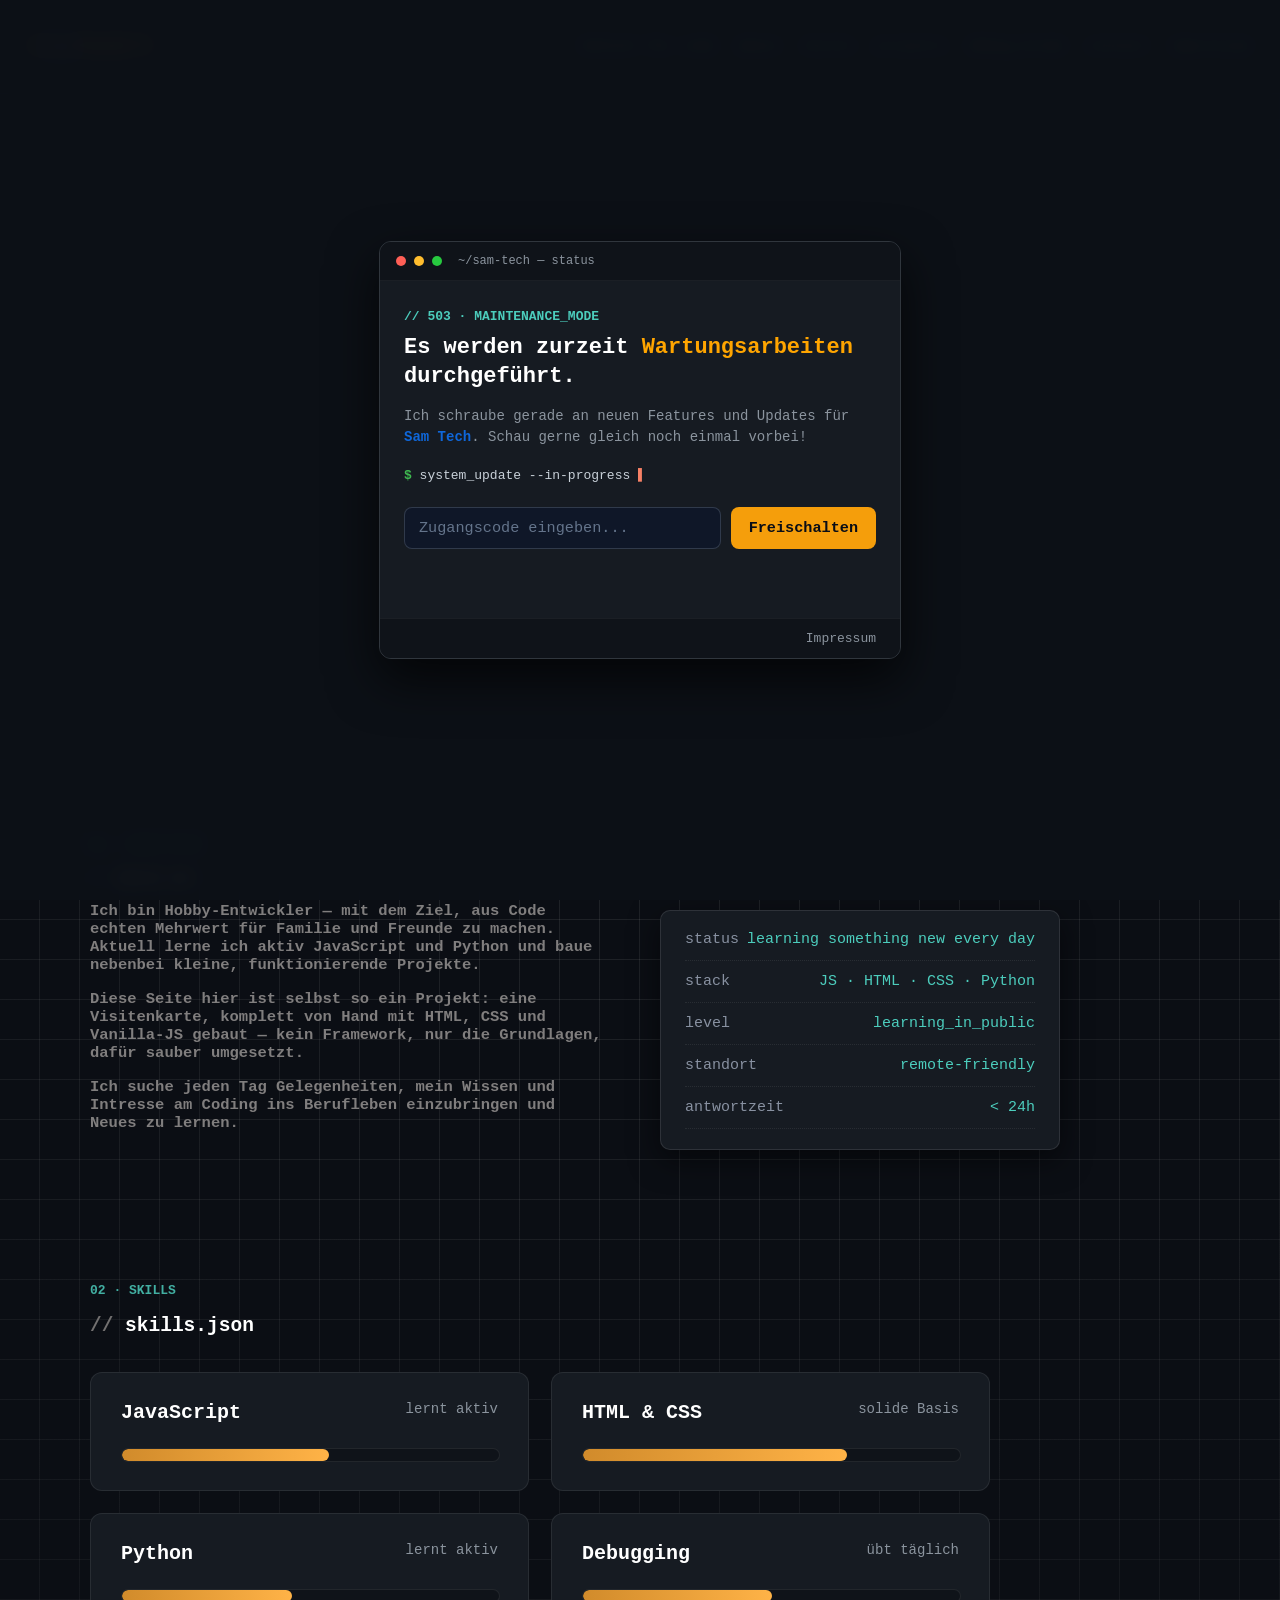
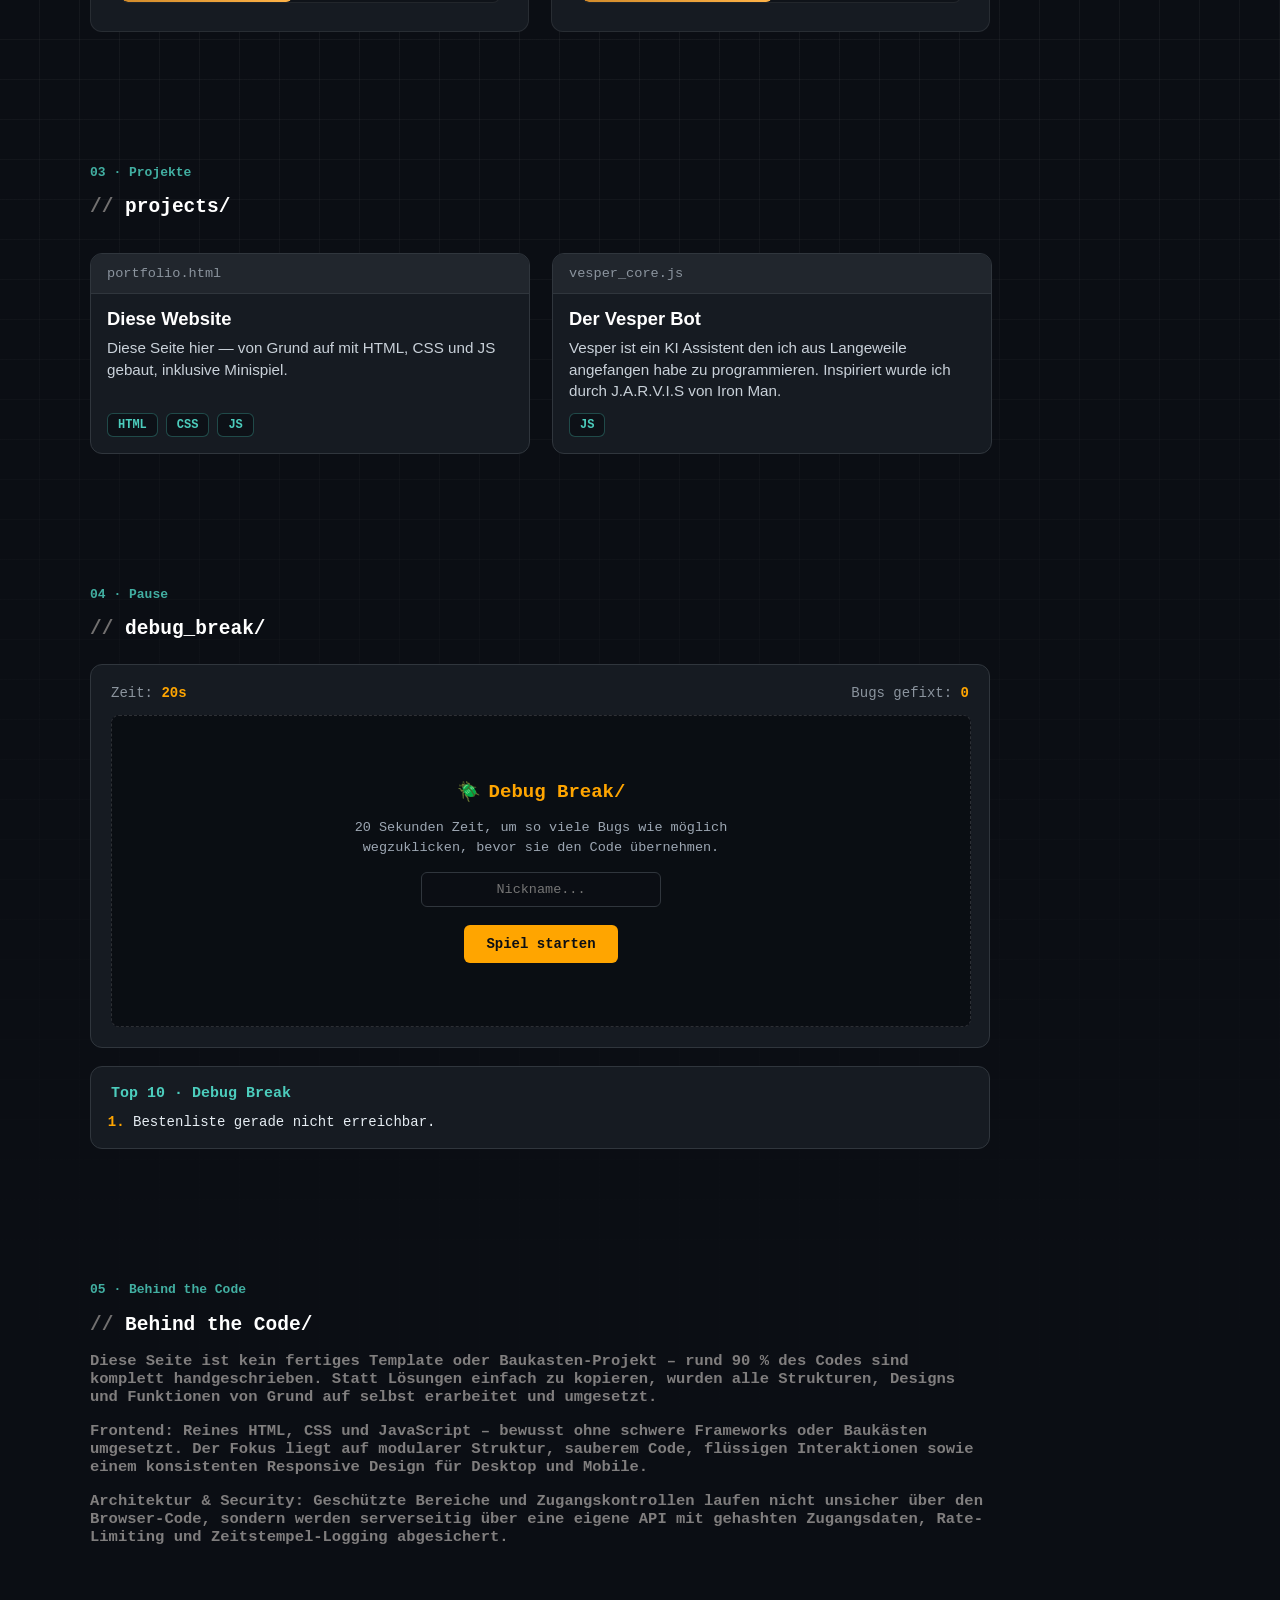
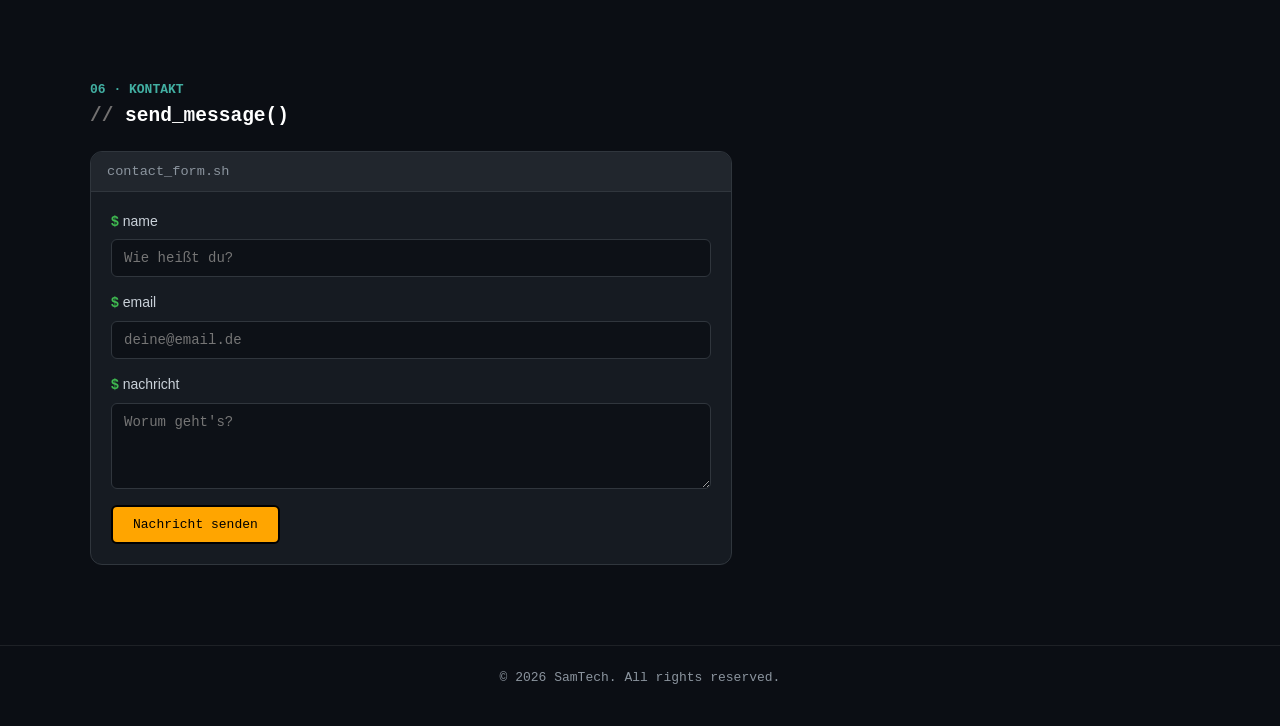
<file: index.html>
<!doctype html>
<html lang="de">
  <head>
    <meta charset="UTF-8" />
    <meta name="viewport" content="width=device-width, initial-scale=1.0" />
    <title>Sam Tech</title>
    <link rel="stylesheet" href="css/style.css" />
    <link rel="stylesheet" href="css/components.css" />
    <link rel="stylesheet" href="css/overlays.css" />
    <script src="js/maintenance.js"></script>
    <script src="js/debug_break.js" defer></script>
    <link rel="icon" type="image/jpeg" href="../images/favicon.jpg">
  </head>
  <body>
    <header>
      <a class="Hlink" href="https://sam-tech.tech/">
        <p id="O1">&lt;<span id="Tname">Sam</span><span id="O2">Tech/&gt;</span></p>
      </a>
      <ul class="Head">
        <li><a href="#behind">behind the code</a></li>
        <li><a href="#about">about</a></li>
        <li><a href="#skills">skills</a></li>
        <li><a href="#projects">projects</a></li>
        <li><a href="#game">debug_break</a></li>
        <li><a href="#kontakt">contact</a></li>
        <li><a class="Ilink" href="impressum/">impressum</a></li>
      </ul>
    </header>

    <div class="terminal-window">
      <div class="terminal-header">
        <div class="terminal-dots">
          <span class="dot red"></span>
          <span class="dot yellow"></span>
          <span class="dot green"></span>
        </div>
        <span class="terminal-title">~/portfolio — zsh</span>
      </div>

      <div class="terminal-body">
        <p><span class="prompt">$</span> whoami</p>
        <p>&gt; Sammy — Entwickler &amp; FIAE-Bewerber</p>
        <p>&gt; Lernt gerade: JavaScript, Python</p>
        <p><span class="prompt">$</span> <span class="cursor">▌</span></p>
      </div>
    </div>

    <section class="hero-content">
      <h1>Hi, ich bin <span class="highlight">Sammy</span>.</h1>

      <p class="hero_desc">
        Hobby-Entwickler auf der Suche nach einem Ausbildungsplatz als
        <span class="highlight2">Fachinformatiker für Anwendungsentwicklung!</span>
        Ich baue mit <span class="highlight3">JavaScript, HTML, CSS &amp; Python </span> eigene Bots, Tools und Web-Projekte, die funktionieren und Spaß machen.
      </p>
      <div class="hero_btns">
        <a href="#projects" class="btn btn_primary">Projekte ansehen</a>
        <a href="#kontakt" class="btn btn_secondary">Kontakt aufnehmen</a>
      </div>
    </section>

    <div class="layout1">
      <section id="about" class="about-section">
        <section class="about_me">
          <p id="UeM">01 · ÜBER MICH</p>
          <h1 class="Slashes">
            //<span id="blank"> </span><span id="AbM">about_me</span>
          </h1>
          <ul class="AbM_desc">
            <li class="li_AbM">
              Ich bin Hobby-Entwickler
              — mit dem Ziel, aus Code echten Mehrwert für Familie und Freunde zu machen.
              Aktuell lerne ich aktiv JavaScript und Python und baue nebenbei
              kleine, funktionierende Projekte.
            </li>
            <li class="li_AbM">
              Diese Seite hier ist selbst so ein Projekt: eine Visitenkarte,
              komplett von Hand mit HTML, CSS und Vanilla-JS gebaut — kein
              Framework, nur die Grundlagen, dafür sauber umgesetzt.
            </li>
            <li class="li_AbM">
              Ich suche jeden Tag Gelegenheiten, mein Wissen und Intresse am Coding
              ins Berufleben einzubringen und Neues zu lernen.
            </li>
          </ul>
        </section>

        <section class="status-window">
          <div id="status-row">
            <span>status</span>
            <span id="status">learning something new every day</span>
          </div>
          <div id="stack-row">
            <span>stack</span>
            <span id="stack">JS · HTML · CSS · Python</span>
          </div>
          <div id="level-row">
            <span>level</span>
            <span id="level">learning_in_public</span>
          </div>
          <div id="standort-row">
            <span>standort</span>
            <span id="standort">remote-friendly</span>
          </div>
          <div id="answertime-row">
            <span>antwortzeit</span>
            <span id="answertime">&lt; 24h</span>
          </div>
        </section>
      </section>

      <section id="skills" class="skills-section">
        <p id="SKI">02 · SKILLS</p>
        <h1 class="Slashes">
          //<span id="blank"> </span><span id="skijson">skills.json</span>
        </h1>

        <div class="skills-box">
          <div class="skill-card">
            <div class="skill-header">
              <span>JavaScript</span>
              <span class="skill-status">lernt aktiv</span>
            </div>
            <div class="skill-track">
              <div class="skill-fill" style="width: 55%"></div>
            </div>
          </div>

          <div class="skill-card">
            <div class="skill-header">
              <span>HTML &amp; CSS</span>
              <span class="skill-status">solide Basis</span>
            </div>
            <div class="skill-track">
              <div class="skill-fill" style="width: 70%"></div>
            </div>
          </div>

          <div class="skill-card">
            <div class="skill-header">
              <span>Python</span>
              <span class="skill-status">lernt aktiv</span>
            </div>
            <div class="skill-track">
              <div class="skill-fill" style="width: 45%"></div>
            </div>
          </div>

          <div class="skill-card">
            <div class="skill-header">
              <span>Debugging</span>
              <span class="skill-status">übt täglich</span>
            </div>
            <div class="skill-track">
              <div class="skill-fill" style="width: 50%"></div>
            </div>
          </div>
        </div>
      </section>

      <section id="projects" class="projects-section">
        <p id="PRO">03 · Projekte</p>
        <h1 class="Slashes">
          //<span id="blank"> </span><span id="proj">projects/</span>
        </h1>

        <div class="projects-grid">
          <div class="content-box">
            <div class="box-header">portfolio.html</div>
            <div class="box-body">
              <div class="titel">Diese Website</div>
              <p>
                Diese Seite hier — von Grund auf mit HTML, CSS und JS gebaut,
                inklusive Minispiel.
              </p>
            </div>
            <div class="box-footer">
              <span class="tag">HTML</span>
              <span class="tag">CSS</span>
              <span class="tag">JS</span>
            </div>
          </div>

          <div class="content-box">
            <div class="box-header">vesper_core.js</div>
            <div class="box-body">
              <div class="titel">Der Vesper Bot</div>
              <p>
                Vesper ist ein KI Assistent den ich aus Langeweile angefangen
                habe zu programmieren. Inspiriert wurde ich durch J.A.R.V.I.S
                von Iron Man.
              </p>
            </div>
            <div class="box-footer">
              <span class="tag">JS</span>
            </div>
          </div>

          

        </div>
      </section>

      <section id="game" class="game-section">
        <p id="GAM">04 · Pause</p>
        <h1 class="Slashes">
          //<span id="blank"> </span><span id="gam">debug_break/</span>
        </h1>
        <div class="debug-game-card">
          <div class="debug-topbar">
            <div class="debug-stat">
              <span>Zeit:</span>
              <strong id="debug-time">20s</strong>
            </div>
            <div class="debug-stat">
              <span>Bugs gefixt:</span>
              <strong id="debug-fixed">0</strong>
            </div>
          </div>
          <div id="debug-stage" class="debug-stage">
            <div id="debug-overlay" class="debug-overlay">
              <div id="debug-overlay-heading" class="debug-heading">
                <span class="debug-bug-icon" aria-hidden="true">🪲</span>
                <span class="db">Debug Break/</span>
              </div>
              <p id="debug-overlay-text" class="debug-subtext">
                20 Sekunden Zeit, um so viele Bugs wie möglich wegzuklicken, bevor sie den Code übernehmen.
              </p>
              <input 
              type="text"
              id="debug-nickname-input"
              class="debug-nickname-input"
              maxlength="16"
              placeholder="Nickname...">
              <button type="button" id="debug-start-btn" class="debug-btn">Spiel starten</button>
            </div>
          </div>
        </div>
        <div class="debug-leaderboard-card">
          <div class="debug-leaderboard-title">Top 10 · Debug Break</div>
          <ol id="debug-leaderboard-list" class="debug-leaderboard-list">
            <li>Lade Bestenliste...</li>
          </ol>
        </div>
      </section>

      <section id="behind" class="behind-section">
        <p id="BE">05 · Behind the Code</p>
        <h1 class="Slashes">
          //<span id="blank"> </span><span id="be">Behind the Code/</span>
        </h1>
        <ul class="BE_desc">
          <li class="li_BE">
            Diese Seite ist kein fertiges Template oder Baukasten-Projekt –
            rund 90 % des Codes sind komplett handgeschrieben.
            Statt Lösungen einfach zu kopieren, wurden alle Strukturen,
            Designs und Funktionen von Grund auf selbst erarbeitet und umgesetzt.
          </li>
          <li class="li_BE">
            Frontend: Reines HTML, CSS und JavaScript –
            bewusst ohne schwere Frameworks oder Baukästen umgesetzt.
            Der Fokus liegt auf modularer Struktur, sauberem Code,
            flüssigen Interaktionen sowie einem konsistenten Responsive Design für Desktop und Mobile.
          </li>
          <li class="li_BE">
            Architektur &amp; Security: Geschützte Bereiche und Zugangskontrollen laufen nicht unsicher über den Browser-Code,
            sondern werden serverseitig über eine eigene API mit gehashten Zugangsdaten,
            Rate-Limiting und Zeitstempel-Logging abgesichert.
          </li>
        </ul>
      </section>

      <section id="kontakt" class="contact-section">
        <span id="KON">06 · </span><span id="kon">KONTAKT</span>
        <h2><span class="Slashes">//</span> send_message()</h2>

        <div class="content-box contact-box">
          <div class="box-header">contact_form.sh</div>
          <form id="contact-form" class="box-body contact-form">
            <div class="c-row">
              <label for="c-name"><span class="prompt">$</span> name</label>
              <input type="text" id="c-name" name="name" placeholder="Wie heißt du?" required />
            </div>

            <div class="c-row">
              <label for="c-email"><span class="prompt">$</span> email</label>
              <input type="email" id="c-email" name="email" placeholder="deine@email.de" required />
            </div>

            <div class="c-row">
              <label for="c-message"><span class="prompt">$</span> nachricht</label>
              <textarea id="c-message" name="message" rows="4" placeholder="Worum geht's?" required></textarea>
            </div>

            <div class="contact-actions">
              <button type="submit" class="btn btn_primary">Nachricht senden</button>
              <span id="c-status" class="c-status"></span>
            </div>
          </form>
        </div>
      </section>
    </div>

    <script src="js/script.js"></script>
  </body>
 <footer class="site-footer">
  <p>&copy; 2026 SamTech. All rights reserved.</p>
</footer>
</html>
</file>
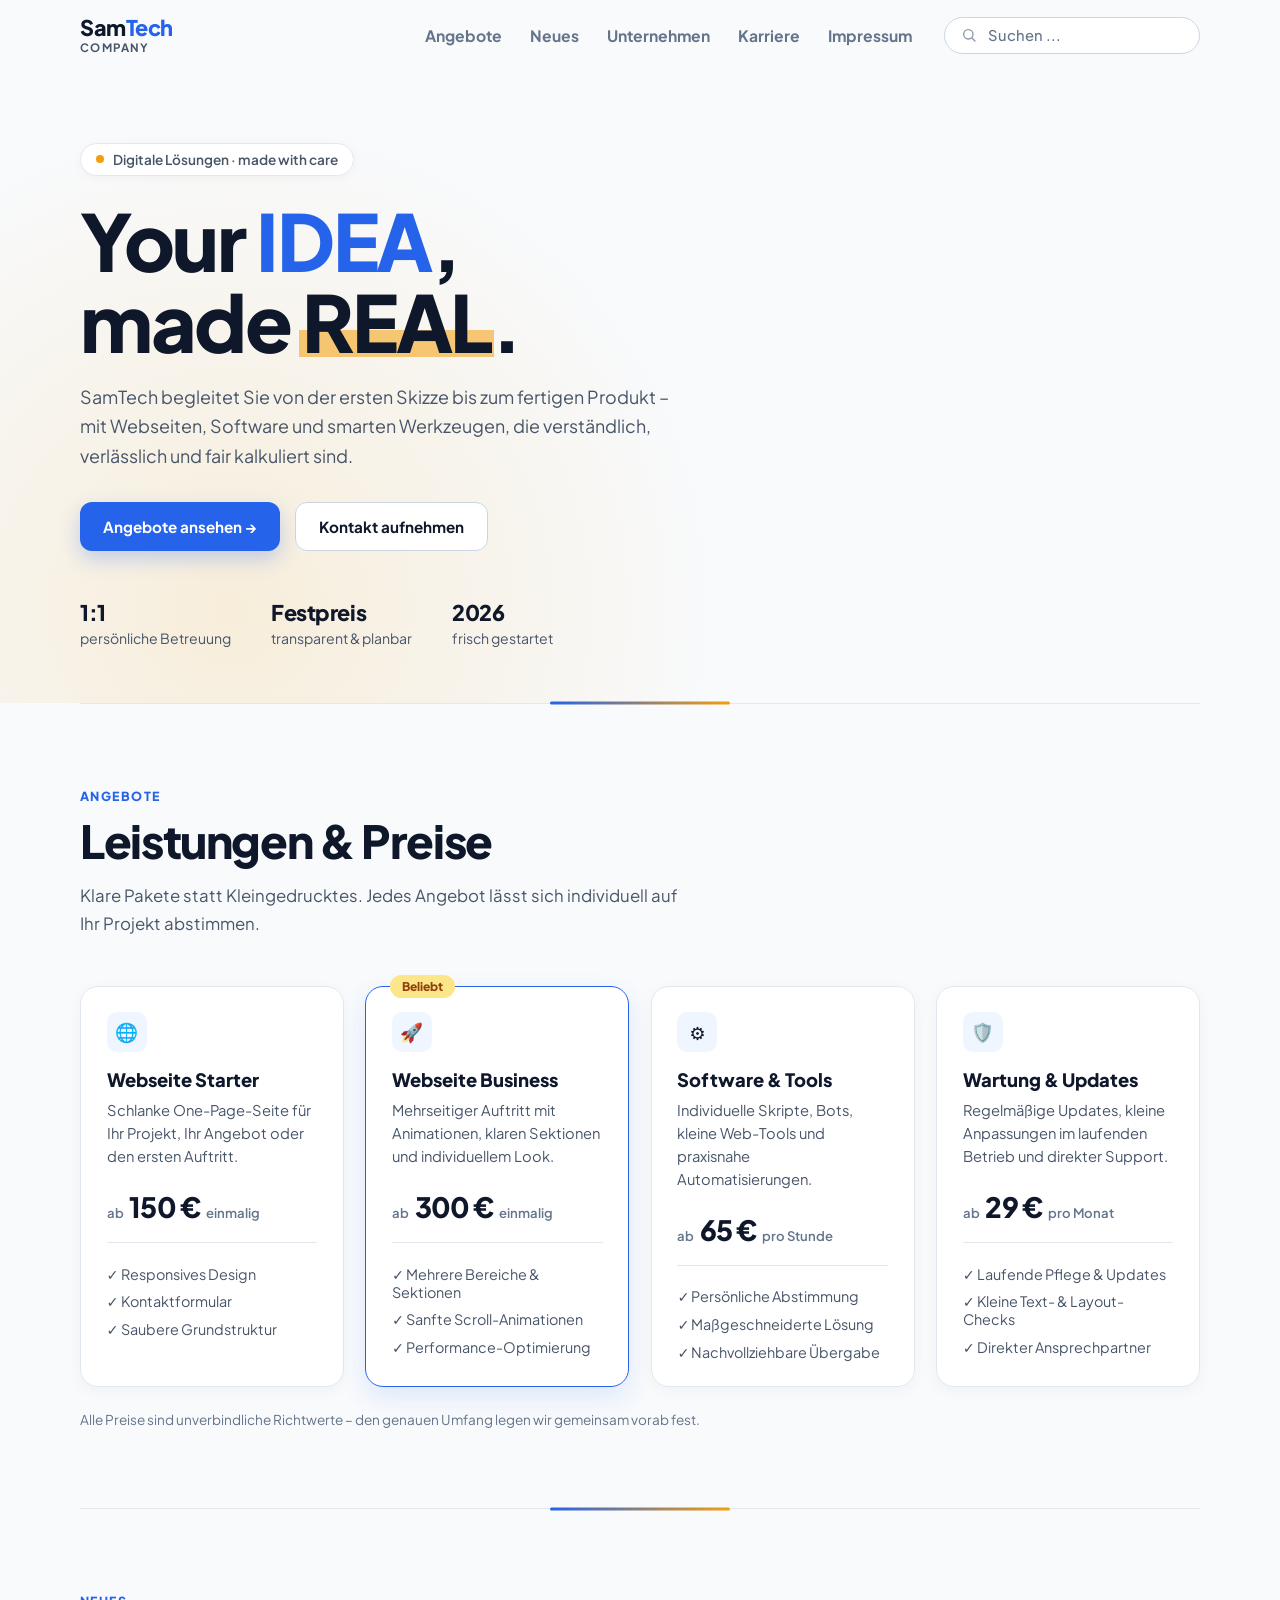
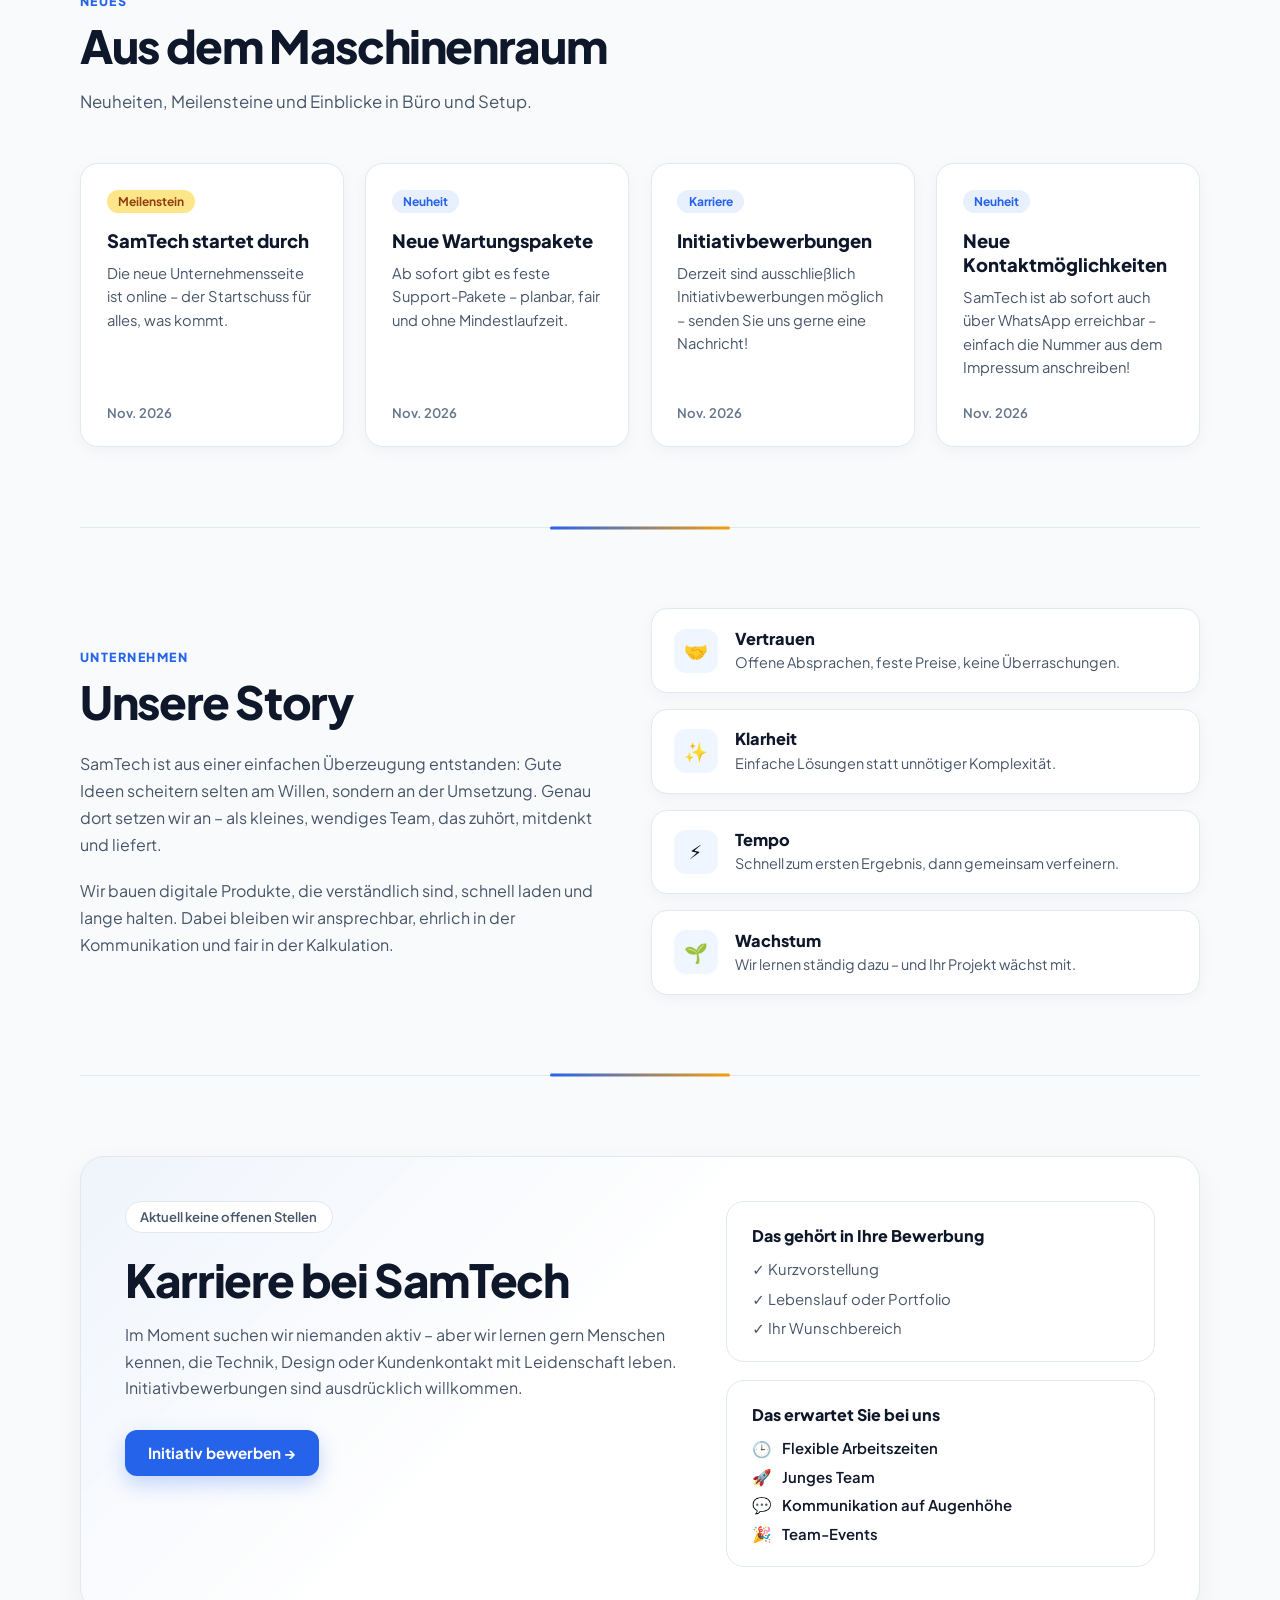
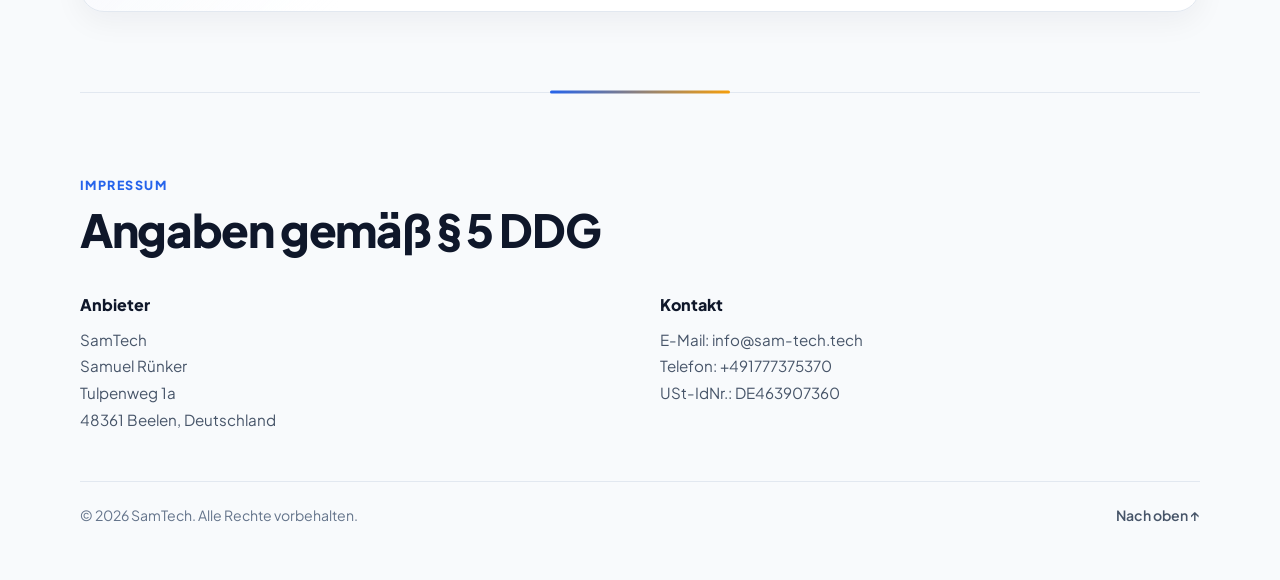
<file: company/index.html>
<!DOCTYPE html>
<html lang="de">
<head>
  <meta charset="UTF-8">
  <meta name="viewport" content="width=device-width, initial-scale=1.0">
  <title>Your IDEA, made REAL.</title>
  <meta name="description" content="SamTech · Company: Webseiten, Software und digitale Lösungen – aus Ihrer Idee wird Wirklichkeit.">
  <link rel="preconnect" href="https://fonts.googleapis.com">
  <link rel="preconnect" href="https://fonts.gstatic.com" crossorigin>
  <link href="https://fonts.googleapis.com/css2?family=Plus+Jakarta+Sans:wght@500;600;700;800&display=swap" rel="stylesheet">
  <link rel="stylesheet" href="com.css">
 <link rel="icon" type="image/svg+xml" href="data:image/svg+xml,%3Csvg xmlns='http://www.w3.org/2000/svg' viewBox='0 0 64 64'%3E%3Crect width='64' height='64' rx='14' fill='%232563eb'/%3E%3Ctext x='50%25' y='56%25' dominant-baseline='middle' text-anchor='middle' font-family='sans-serif' font-weight='800' font-size='28' fill='%23ffffff'%3EST%3C/text%3E%3Ccircle cx='52' cy='14' r='6' fill='%23f59e0b'/%3E%3C/svg%3E">
</head>
<body>
  <div id="top"></div>

  <header class="site-header">
    <div class="header-inner">
      <a href="#top" class="brand">
        <span class="brand-title">
          <span class="brand-sam">Sam</span><span class="brand-tech">Tech</span>
        </span>
        <span class="brand-sub">Company</span>
      </a>

      <div class="header-actions">
        <nav class="nav" aria-label="Hauptnavigation">
          <ul class="nav-list">
            <li><a href="#angebote">Angebote</a></li>
            <li><a href="#neues">Neues</a></li>
            <li><a href="#unternehmen">Unternehmen</a></li>
            <li><a href="#karriere">Karriere</a></li>
            <li><a href="#impressum">Impressum</a></li>
          </ul>
        </nav>

        <form class="search-box" id="searchForm" role="search">
          <svg class="search-icon" viewBox="0 0 24 24" width="16" height="16" aria-hidden="true">
            <circle cx="11" cy="11" r="7" fill="none" stroke="currentColor" stroke-width="2" />
            <line x1="16.5" y1="16.5" x2="21" y2="21" stroke="currentColor" stroke-width="2" stroke-linecap="round" />
          </svg>
          <input
            type="search"
            id="searchInput"
            class="search-input"
            placeholder="Suchen ..."
            aria-label="Seite durchsuchen"
          />
        </form>
      </div>
    </div>

    <div class="scroll-progress" aria-hidden="true">
      <div class="scroll-progress-bar" id="scrollProgressBar"></div>
    </div>
  </header>

  <main>
    <section class="hero" aria-labelledby="hero-title">
      <div class="hero-inner">
        <div class="hero-badge">
          <span class="hero-dot" aria-hidden="true"></span>
          <span>Digitale Lösungen · made with care</span>
        </div>

        <h1 id="hero-title" class="hero-title">
          Your <span class="word-idea">IDEA</span>,<br>
          made <span class="word-real">REAL</span>.
        </h1>

        <p class="hero-lead">
          SamTech begleitet Sie von der ersten Skizze bis zum fertigen Produkt – mit Webseiten, Software und smarten Werkzeugen, die verständlich, verlässlich und fair kalkuliert sind.
        </p>

        <div class="hero-actions">
          <a href="#angebote" class="btn btn-primary">Angebote ansehen →</a>
          <a href="#impressum" class="btn btn-secondary">Kontakt aufnehmen</a>
        </div>

        <dl class="hero-stats">
          <div class="stat-item">
            <dt class="stat-value">1:1</dt>
            <dd class="stat-label">persönliche Betreuung</dd>
          </div>
          <div class="stat-item">
            <dt class="stat-value">Festpreis</dt>
            <dd class="stat-label">transparent &amp; planbar</dd>
          </div>
          <div class="stat-item">
            <dt class="stat-value">2026</dt>
            <dd class="stat-label">frisch gestartet</dd>
          </div>
        </dl>
      </div>
    </section>

    <div class="section-divider" aria-hidden="true">
      <span class="section-divider-accent"></span>
    </div>

    <section id="angebote" class="angebote">
      <div class="section-inner">
        <div class="section-header">
          <span class="section-eyebrow">Angebote</span>
          <h2 class="section-title">Leistungen &amp; Preise</h2>
          <p class="section-lead">
            Klare Pakete statt Kleingedrucktes. Jedes Angebot lässt sich individuell auf Ihr Projekt abstimmen.
          </p>
        </div>

        <div class="pricing-grid">
          <article class="price-card">
            <div class="price-icon" aria-hidden="true">🌐</div>
            <h3 class="price-title">Webseite Starter</h3>
            <p class="price-desc">Schlanke One-Page-Seite für Ihr Projekt, Ihr Angebot oder den ersten Auftritt.</p>
            <div class="price-amount">
              <span class="price-prefix">ab</span>
              <span class="price-value">150 €</span>
              <span class="price-unit">einmalig</span>
            </div>
            <ul class="price-features">
              <li>✓ Responsives Design</li>
              <li>✓ Kontaktformular</li>
              <li>✓ Saubere Grundstruktur</li>
            </ul>
          </article>

          <article class="price-card is-featured">
            <span class="price-badge">Beliebt</span>
            <div class="price-icon" aria-hidden="true">🚀</div>
            <h3 class="price-title">Webseite Business</h3>
            <p class="price-desc">Mehrseitiger Auftritt mit Animationen, klaren Sektionen und individuellem Look.</p>
            <div class="price-amount">
              <span class="price-prefix">ab</span>
              <span class="price-value">300 €</span>
              <span class="price-unit">einmalig</span>
            </div>
            <ul class="price-features">
              <li>✓ Mehrere Bereiche &amp; Sektionen</li>
              <li>✓ Sanfte Scroll-Animationen</li>
              <li>✓ Performance-Optimierung</li>
            </ul>
          </article>

          <article class="price-card">
            <div class="price-icon" aria-hidden="true">⚙️</div>
            <h3 class="price-title">Software &amp; Tools</h3>
            <p class="price-desc">Individuelle Skripte, Bots, kleine Web-Tools und praxisnahe Automatisierungen.</p>
            <div class="price-amount">
              <span class="price-prefix">ab</span>
              <span class="price-value">65 €</span>
              <span class="price-unit">pro Stunde</span>
            </div>
            <ul class="price-features">
              <li>✓ Persönliche Abstimmung</li>
              <li>✓ Maßgeschneiderte Lösung</li>
              <li>✓ Nachvollziehbare Übergabe</li>
            </ul>
          </article>

          <article class="price-card">
            <div class="price-icon" aria-hidden="true">🛡️</div>
            <h3 class="price-title">Wartung &amp; Updates</h3>
            <p class="price-desc">Regelmäßige Updates, kleine Anpassungen im laufenden Betrieb und direkter Support.</p>
            <div class="price-amount">
              <span class="price-prefix">ab</span>
              <span class="price-value">29 €</span>
              <span class="price-unit">pro Monat</span>
            </div>
            <ul class="price-features">
              <li>✓ Laufende Pflege &amp; Updates</li>
              <li>✓ Kleine Text- &amp; Layout-Checks</li>
              <li>✓ Direkter Ansprechpartner</li>
            </ul>
          </article>
        </div>

        <p class="price-note">
          Alle Preise sind unverbindliche Richtwerte – den genauen Umfang legen wir gemeinsam vorab fest.
        </p>
      </div>
    </section>

    <div class="section-divider" aria-hidden="true">
      <span class="section-divider-accent"></span>
    </div>

    <section id="neues" class="neues">
      <div class="section-inner">
        <div class="section-header">
          <span class="section-eyebrow">Neues</span>
          <h2 class="section-title">Aus dem Maschinenraum</h2>
          <p class="section-lead">
            Neuheiten, Meilensteine und Einblicke in Büro und Setup.
          </p>
        </div>

        <div class="news-grid">
          <article class="news-card">
            <span class="news-tag is-milestone">Meilenstein</span>
            <h3 class="news-title">SamTech startet durch</h3>
            <p class="news-text">
              Die neue Unternehmensseite ist online – der Startschuss für alles, was kommt.
            </p>
            <time class="news-date" datetime="2026-11">Nov. 2026</time>
          </article>

          <article class="news-card">
            <span class="news-tag">Neuheit</span>
            <h3 class="news-title">Neue Wartungspakete</h3>
            <p class="news-text">
              Ab sofort gibt es feste Support-Pakete – planbar, fair und ohne Mindestlaufzeit.
            </p>
            <time class="news-date" datetime="2026-11">Nov. 2026</time>
          </article>

          <article class="news-card">
            <span class="news-tag">Karriere</span>
            <h3 class="news-title">Initiativbewerbungen</h3>
            <p class="news-text">
              Derzeit sind ausschließlich Initiativbewerbungen möglich – senden Sie uns gerne eine Nachricht!
            </p>
            <time class="news-date" datetime="2026-11">Nov. 2026</time>
          </article>

          <article class="news-card">
            <span class="news-tag">Neuheit</span>
            <h3 class="news-title">Neue Kontaktmöglichkeiten</h3>
            <p class="news-text">
              SamTech ist ab sofort auch über WhatsApp erreichbar – einfach die Nummer aus dem Impressum anschreiben!
            </p>
            <time class="news-date" datetime="2026-11">Nov. 2026</time>
          </article>
        </div>
      </div>
    </section>

    <div class="section-divider" aria-hidden="true">
      <span class="section-divider-accent"></span>
    </div>

    <section id="unternehmen" class="unternehmen">
      <div class="section-inner">
        <div class="company-grid">
          <div class="company-story">
            <span class="section-eyebrow">Unternehmen</span>
            <h2 class="section-title">Unsere Story</h2>
            <p class="company-text">
              SamTech ist aus einer einfachen Überzeugung entstanden: Gute Ideen scheitern selten am Willen, sondern an der Umsetzung. Genau dort setzen wir an – als kleines, wendiges Team, das zuhört, mitdenkt und liefert.
            </p>
            <p class="company-text">
              Wir bauen digitale Produkte, die verständlich sind, schnell laden und lange halten. Dabei bleiben wir ansprechbar, ehrlich in der Kommunikation und fair in der Kalkulation.
            </p>
          </div>

          <div class="company-values">
            <article class="value-card">
              <div class="value-icon" aria-hidden="true">🤝</div>
              <div class="value-body">
                <h3 class="value-title">Vertrauen</h3>
                <p class="value-text">Offene Absprachen, feste Preise, keine Überraschungen.</p>
              </div>
            </article>

            <article class="value-card">
              <div class="value-icon" aria-hidden="true">✨</div>
              <div class="value-body">
                <h3 class="value-title">Klarheit</h3>
                <p class="value-text">Einfache Lösungen statt unnötiger Komplexität.</p>
              </div>
            </article>

            <article class="value-card">
              <div class="value-icon" aria-hidden="true">⚡</div>
              <div class="value-body">
                <h3 class="value-title">Tempo</h3>
                <p class="value-text">Schnell zum ersten Ergebnis, dann gemeinsam verfeinern.</p>
              </div>
            </article>

            <article class="value-card">
              <div class="value-icon" aria-hidden="true">🌱</div>
              <div class="value-body">
                <h3 class="value-title">Wachstum</h3>
                <p class="value-text">Wir lernen ständig dazu – und Ihr Projekt wächst mit.</p>
              </div>
            </article>
          </div>
        </div>
      </div>
    </section>

    <div class="section-divider" aria-hidden="true">
      <span class="section-divider-accent"></span>
    </div>

    <section id="karriere" class="karriere">
      <div class="section-inner">
        <div class="career-box">
          <div class="career-main">
            <span class="career-badge">Aktuell keine offenen Stellen</span>
            <h2 class="section-title career-title">Karriere bei SamTech</h2>
            <p class="career-lead">
              Im Moment suchen wir niemanden aktiv – aber wir lernen gern Menschen kennen, die Technik, Design oder Kundenkontakt mit Leidenschaft leben. Initiativbewerbungen sind ausdrücklich willkommen.
            </p>
            <a
              href="mailto:info@sam-tech.tech?subject=Initiativbewerbung%20bei%20SamTech"
              class="btn btn-primary"
            >
              Initiativ bewerben →
            </a>
          </div>

          <div class="career-side">
            <aside class="career-checklist" aria-label="Das gehört in Ihre Bewerbung">
              <h3 class="career-side-title">Das gehört in Ihre Bewerbung</h3>
              <ul class="career-checklist-items">
                <li>✓ Kurzvorstellung</li>
                <li>✓ Lebenslauf oder Portfolio</li>
                <li>✓ Ihr Wunschbereich</li>
              </ul>
            </aside>

            <aside class="career-benefits" aria-label="Das erwartet Sie bei SamTech">
              <h3 class="career-side-title">Das erwartet Sie bei uns</h3>
              <ul class="career-benefits-list">
                <li>
                  <span class="benefit-dot" aria-hidden="true">🕒</span>
                  <span>Flexible Arbeitszeiten</span>
                </li>
                <li>
                  <span class="benefit-dot" aria-hidden="true">🚀</span>
                  <span>Junges Team</span>
                </li>
                <li>
                  <span class="benefit-dot" aria-hidden="true">💬</span>
                  <span>Kommunikation auf Augenhöhe</span>
                </li>
                <li>
                  <span class="benefit-dot" aria-hidden="true">🎉</span>
                  <span>Team-Events</span>
                </li>
              </ul>
            </aside>
          </div>
        </div>
      </div>
    </section>

    <div class="section-divider" aria-hidden="true">
      <span class="section-divider-accent"></span>
    </div>

    <section id="impressum" class="impressum">
      <div class="section-inner">
        <div class="section-header">
          <span class="section-eyebrow">Impressum</span>
          <h2 class="section-title">Angaben gemäß § 5 DDG</h2>
        </div>

        <div class="imprint-grid">
          <div class="imprint-block">
            <h3 class="imprint-heading">Anbieter</h3>
            <p class="imprint-text">
              SamTech<br>
              Samuel Rünker<br>
              Tulpenweg 1a<br>
              48361 Beelen, Deutschland
            </p>
          </div>

          <div class="imprint-block">
            <h3 class="imprint-heading">Kontakt</h3>
            <p class="imprint-text">
              E-Mail: <a href="mailto:info@sam-tech.tech" class="imprint-link">info@sam-tech.tech</a><br>
              Telefon: +491777375370<br>
              USt-IdNr.: DE463907360
            </p>
          </div>
        </div>

        <div class="imprint-bottom">
          <p class="imprint-copy">© 2026 SamTech. Alle Rechte vorbehalten.</p>
          <a href="#top" class="back-to-top">Nach oben ↑</a>
        </div>
      </div>
    </section>
  </main>

  <script>
    // 1. Scroll-Fortschrittsbalken
    const progressBar = document.getElementById('scrollProgressBar');

    function updateScrollProgress() {
      if (!progressBar) return;
      const scrollTop = window.scrollY || document.documentElement.scrollTop;
      const docHeight = document.documentElement.scrollHeight - window.innerHeight;
      const progress = docHeight > 0 ? Math.min(Math.max(scrollTop / docHeight, 0), 1) : 0;
      progressBar.style.transform = `scaleX(${progress})`;
    }

    window.addEventListener('scroll', updateScrollProgress, { passive: true });
    window.addEventListener('resize', updateScrollProgress, { passive: true });
    updateScrollProgress();

    // 2. Seiten-Suche
    const searchForm = document.getElementById('searchForm');
    const searchInput = document.getElementById('searchInput');

    const searchRoutes = [
      { target: '#angebote', keywords: ['angebot', 'preis', 'kosten', 'webseite', 'website', 'software', 'bot', 'wartung', 'paket', 'euro', '€'] },
      { target: '#neues', keywords: ['neu', 'news', 'update', 'meilenstein', 'whatsapp', 'maschinenraum'] },
      { target: '#unternehmen', keywords: ['unternehmen', 'story', 'über', 'team', 'werte', 'vertrauen', 'samtech'] },
      { target: '#karriere', keywords: ['karriere', 'job', 'bewerbung', 'bewerben', 'initiativ', 'arbeit', 'stelle', 'lebenslauf'] },
      { target: '#impressum', keywords: ['kontakt', 'impressum', 'email', 'mail', 'telefon', 'nummer', 'adresse', 'ust', 'inhaber'] }
    ];

    if (searchForm && searchInput) {
      searchForm.addEventListener('submit', (event) => {
        event.preventDefault();
        const query = searchInput.value.trim().toLowerCase();
        if (!query) return;

        const matchedRoute = searchRoutes.find((route) =>
          route.keywords.some((word) => query.includes(word))
        );

        let targetEl = matchedRoute ? document.querySelector(matchedRoute.target) : null;

        if (!targetEl) {
          const sections = document.querySelectorAll('main section[id]');
          for (const section of sections) {
            if (section.textContent.toLowerCase().includes(query)) {
              targetEl = section;
              break;
            }
          }
        }

        if (targetEl) {
          targetEl.scrollIntoView({ behavior: 'smooth', block: 'start' });
          targetEl.classList.add('search-highlight');
          setTimeout(() => targetEl.classList.remove('search-highlight'), 1800);
          searchInput.blur();
        } else {
          searchInput.value = '';
          searchInput.placeholder = 'Nichts gefunden ...';
          setTimeout(() => {
            searchInput.placeholder = 'Suchen ...';
          }, 1800);
        }
      });
    }
  </script>
</body>
</html>
</file>
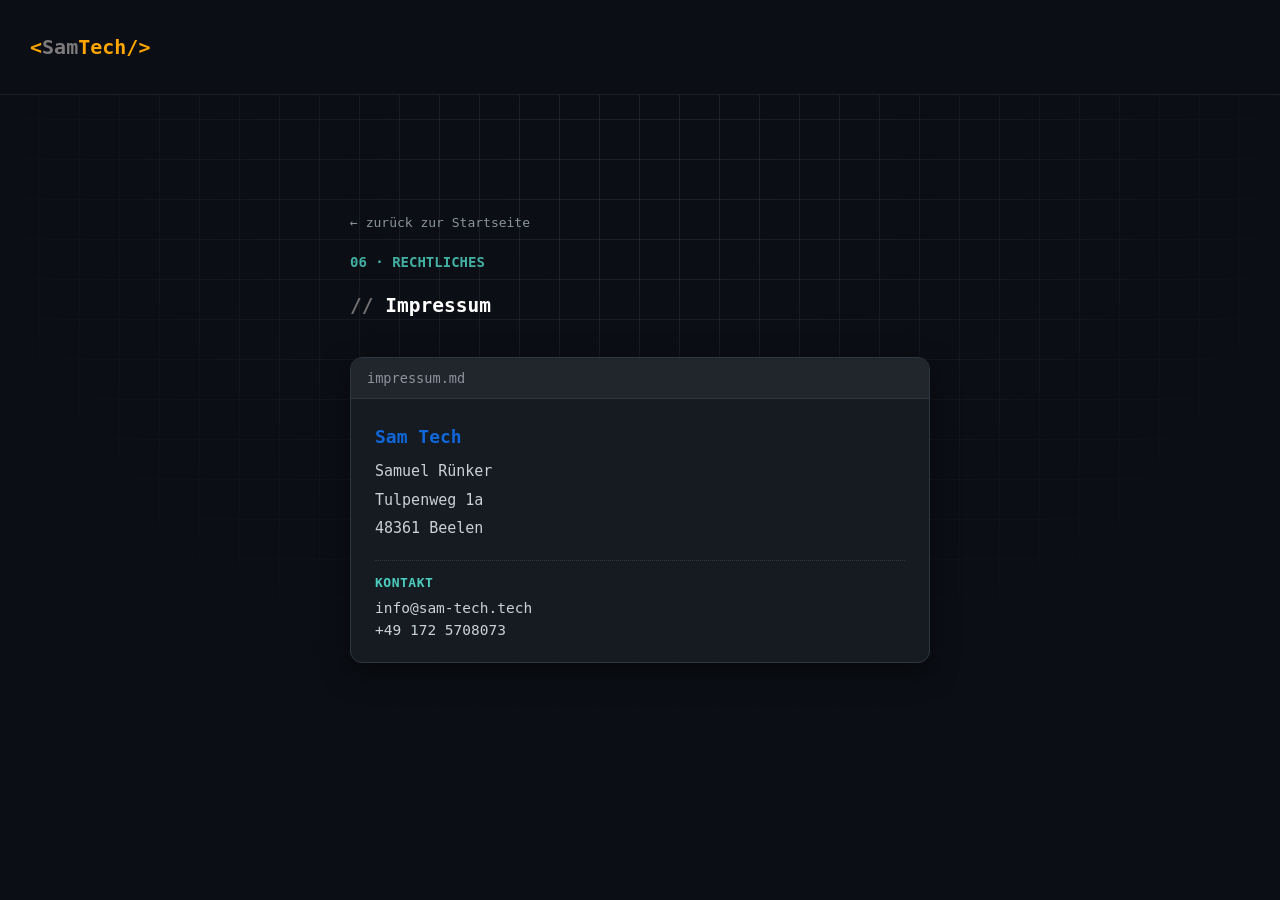
<file: impressum/index.html>
<!DOCTYPE html>
<html lang="de">
<head>
    <meta charset="UTF-8">
    <meta name="viewport" content="width=device-width, initial-scale=1.0">
    <title>Sam Tech • Impressum</title>
<link rel="stylesheet" href="../css/style.css" />
<link rel="stylesheet" href="../css/components.css" />
<link rel="stylesheet" href="../css/overlays.css" />
<link rel="icon" type="image/jpeg" href="../images/favicon.jpg">
</head>
<body>
    <header>
      <a class="Hlink" href="https://sam-tech.tech/">
        <p id="O1">&lt;<span id="Tname">Sam</span><span id="O2">Tech/&gt;</span></p>
      </a>
    </header>

    <main class="impressum-page">
      <a href="https://sam-tech.tech/" class="imp-back">← zurück zur Startseite</a>

      <section class="i-content">
        <p class="imp-kicker">06 · RECHTLICHES</p>
        <h1 class="Slashes">// <span class="imp-heading">Impressum</span></h1>
      </section>

      <section class="imp">
        <div class="imp-card">
          <div class="box-header">impressum.md</div>
          <ul class="imp_desc">
            <li id="iTech" class="li_imp">Sam Tech</li>
            <li class="li_imp">Samuel Rünker</li>
            <li id="P1" class="li_imp">Tulpenweg 1a</li>
            <li class="li_imp">48361 Beelen</li>
            <li class="legal-contact">
              <span class="contact-title">Kontakt</span>
              <a href="mailto:info@sam-tech.tech">info@sam-tech.tech</a>
              <a href="tel:+491725708073">+49 172 5708073</a>
            </li>
          </ul>
        </div>
      </section>
    </main>
</body>
</html>
</file>
<file: css/style.css>
body {
  margin: 0;
  min-height: 100vh;
  background-color: rgb(11, 14, 20);

  background-image: 
    linear-gradient(to bottom, transparent 30%, rgb(11, 14, 20) 90%),
    radial-gradient(circle at center 20%, transparent 5%, rgb(11, 14, 20) 70%),
    repeating-linear-gradient(
      to bottom,
      transparent 0,
      transparent 39px,
      rgba(255, 255, 255, 0.08) 39px,
      rgba(255, 255, 255, 0.08) 40px
    ),
    repeating-linear-gradient(
      to right,
      transparent 0,
      transparent 39px,
      rgba(255, 255, 255, 0.08) 39px,
      rgba(255, 255, 255, 0.08) 40px
    );

  background-size: 
    100% 100%,
    100% 100%,
    40px 40px,
    40px 40px;
}

html {
  scroll-behavior: smooth;
}

header {
  display: flex;
  justify-content: space-between;
  font-family: monospace;
  background-color: rgb(11, 14, 20);
  color: rgb(114, 112, 112);
  align-items: center;
  padding: 15px 30px;
  flex-wrap: wrap;
  border-bottom: 1px solid rgba(255, 255, 255, 0.08);
  position: static !important;
}

.Head {
  display: flex;
  gap: 20px;
  list-style-type: none;
  font-size: 15px;
}

.Head a {
  color: rgb(114, 112, 112);
  text-decoration: none;
  transition: color 0.25s;
}

.Head a:hover {
  color: orange;
}

.Head a:checked {
  color: rgb(114, 112, 112);
}

#Tname {
  color: rgb(124, 122, 122);
  font-size: 20px;
  font-weight: bold;
}

#O1,
#O2 {
  color: orange;
  font-size: 20px;
  font-weight: bold;
}
</file>
<file: css/components.css>
.terminal-window {
  width: 100%;
  max-width: 500px;
  background-color: #161b22;
  border: 1px solid rgba(255, 255, 255, 0.1);
  border-radius: 10px;
  overflow: hidden;
  box-shadow: 0 10px 30px rgba(0, 0, 0, 0.5);
  font-family: 'Courier New', Courier, monospace;
  margin: 155px auto 0 auto;
}

.terminal-header {
  background-color: #0f1319;
  padding: 10px 15px;
  display: flex;
  align-items: center;
  border-bottom: 1px solid rgba(255, 255, 255, 0.05);
}

.terminal-dots {
  display: flex;
  gap: 8px;
  margin-right: 15px;
}

.dot {
  width: 10px;
  height: 10px;
  border-radius: 50%;
}

.dot.red { background-color: #ff5f56; }
.dot.yellow { background-color: #ffbd2e; }
.dot.green { background-color: #27c93f; }

.terminal-title {
  color: #8b949e;
  font-size: 12px;
}

.terminal-body {
  padding: 16px 20px;
  color: #c9d1d9;
  font-size: 13px;
  line-height: 1.35;
  letter-spacing: -0.2px;
}

.terminal-body p {
  margin: 5px 0;
}

.prompt {
  color: #3fb950;
  font-weight: bold;
}

.cursor {
  color: #f78166;
  font-weight: bold;
  animation: blink 0.5s infinite;
}

@keyframes blink {
  0%, 100% { opacity: 1; }
  50% { opacity: 0; }
}

.hero-content {
  color: white;
  max-width: 450px;
  margin: 40px auto 0 auto;
  font-family: Monospace;
}

.highlight {
  color: orange;
  font-style: monospace;
}

.hero_desc {
  color: rgb(114, 112, 112);
  font-style: monospace;
}

.highlight2 {
  color: rgb(15, 103, 218);
  font-weight: bold;
  font-style: monospace;
}

.highlight3 {
  color: rgb(255, 166, 0);
  font-weight: bold;
  font-style: monospace;
}

.btn {
  text-decoration: none;
  padding: 10px 20px;
  border-radius: 6px;
  font-family: monospace;
  font-size: 13px;
  display: inline-block;
}

.btn_primary {
  background-color: orange;
  color: black;
  border: 2px solid black;
}

.btn_secondary {
  background-color: transparent;
  color: white;
  border: 1px solid rgba(255, 255, 255, 0.2);
}

.hero_btns {
  display: flex;
  gap: 15px;
  margin-top: 20px;
}

.about_me {
  font-family: monospace;
  flex: 1;
  min-width: 0;
  margin: 0;
  max-width: 520px;
}

.Slashes {
  color: rgb(114, 112, 112);
}

#UeM {
  color: rgb(66, 175, 162);
}

#AbM {
  color: white;
}

.AbM_desc {
  text-decoration: none;
  font-size: 15.5px;
  color: rgb(128, 126, 126);
  justify-content: space-between;
  padding: 0;
  margin: 0;
  list-style-type: none;
  font-weight: bold;
}

.li_AbM {
  margin-bottom: 16px;
}

.status-window {
  width: 400px;
  min-height: 150px;
  margin: 0;
  margin-top: 85px;
  background-color: #161b22;
  border: 1px solid rgba(255, 255, 255, 0.1);
  border-radius: 10px;
  overflow: hidden;
  box-shadow: 0 10px 30px rgba(0, 0, 0, 0.5);
  font-family: monospace;
  padding: 8px 24px 20px 24px;
  box-sizing: border-box;
  flex-shrink: 0;
}

#status-row, #stack-row, #level-row, #standort-row, #answertime-row {
  justify-content: space-between;
  display: flex;
  font-size: 15px;
  color: #8891a1;
  border-bottom: 1px dotted rgba(255, 255, 255, 0.08);
  padding: 12px 0;
  margin: 0;
}

#status, #stack, #level, #standort, #answertime {
  color: #4ccdbd;
}

.about-section {
  display: flex;
  flex-direction: row;
  align-items: flex-start;
  gap: 50px;
  margin-top: 200px;
  width: 100%;
}

.skills-section {
  width: 100%;
  max-width: 900px;
  font-family: monospace;
  align-self: flex-start;
}

#SKI {
  color: rgb(66, 175, 162);
  font-weight: bold;
  font-style: monospace;
}

#skijson {
  color: white;
  font-weight: bold;
  font-style: monospace;
}

.projects-section {
  width: 100%;
  max-width: 900px;
  font-family: monospace;
  align-self: flex-start;
}

#PRO {
  color: rgb(66, 175, 162);
  font-weight: bold;
  font-style: monospace;
}

#proj {
  color: white;
  font-weight: bold;
  font-style: monospace;
}

.layout1 {
  width: 100%;
  max-width: 1100px;
  margin: 0 auto;
  display: flex;
  flex-direction: column;
  gap: 120px;
}

.skills-box {
  display: grid;
  grid-template-columns: repeat(2, 1fr);
  gap: 22px;
  margin-top: 35px;
  width: 100%;
}

.skill-card {
  background: #161b22;
  border: 1px solid rgba(255,255,255,.08);
  border-radius: 12px;
  padding: 28px 30px;
}

.skill-header {
  display: flex;
  justify-content: space-between;
  align-items: flex-start;
  gap: 10px;
  margin-bottom: 24px;
  color: white;
  font-size: 20px;
  font-weight: bold;
}

.skill-status {
  color: #8b949e;
  font-size: 14px;
  font-weight: normal;
  text-align: right;
  white-space: nowrap;
}

.skill-track {
  width: 100%;
  height: 12px;
  background: #0f1319;
  border: 1px solid rgba(255,255,255,.08);
  border-radius: 100px;
  overflow: hidden;
}

.skill-fill {
  height: 100%;
  background: linear-gradient(90deg,#d18b2b,#ffb347);
  border-radius: 100px;
}

@media (max-width: 768px) {
  .about-section {
    flex-direction: column;
    align-items: center;
    gap: 30px;
    margin-top: 120px;
  }

  .about_me {
    width: 90%;
    max-width: 450px;
  }

  .status-window {
    max-width: none;
    height: auto;
  }

  .skills-section {
    width: 90%;
    max-width: 450px;
    margin-left: 0;
    align-self: center;
  }

  .projects-section {
    width: 90%;
    max-width: 450px;
    margin-left: 0;
    align-self: center;
  }

  .projects-grid {
    grid-template-columns: 1fr;
  }

  header {
    flex-direction: column;
    gap: 12px;
    padding: 20px;
  }

  .Head {
    flex-wrap: wrap;
    justify-content: center;
    padding: 0;
  }
}

@media (max-width: 1200px) {
  .skills-box {
    grid-template-columns: 1fr;
  }
}

.Hlink,
.Ilink {
  text-decoration: none;
}

.Head a, .Ilink {
  color: inherit;
  text-decoration: none;
  transition: color 0.2s ease;
}

.Head a:hover, .Ilink:hover {
  color: #ff9900;
  cursor: pointer;
}

.projects-grid {
  display: grid;
  grid-template-columns: repeat(2, 1fr);
  gap: 24px;
  margin-top: 35px;
  align-items: stretch;
}

.content-box {
  background-color: #161b22;
  color: #ffffff;
  width: 100%;
  border-radius: 12px;
  overflow: hidden;
  border: 1px solid #30363d;
  font-family: sans-serif;
  display: flex;
  flex-direction: column;
}

.box-header {
  background-color: #21262d;
  color: #8b949e;
  padding: 12px 16px;
  font-size: 0.85rem;
  font-family: monospace;
  border-bottom: 1px solid #30363d;
}

.titel {
  font-size: 1.15rem;
  font-weight: bold;
  color: #ffffff;
  margin: 0 0 6px 0;
}

.box-body {
  padding: 12px 16px;
  font-size: 0.95rem;
  line-height: 1.4;
  color: #c9d1d9;
  flex: 1;
}

.box-body p {
  margin: 0;
}

.box-footer {
  padding: 0 16px 16px 16px;
  display: flex;
  gap: 8px;
  flex-wrap: wrap;
}

.tag {
  background-color: #0d1117;
  color: #4ccdbd;
  padding: 4px 10px;
  font-size: 0.75rem;
  border-radius: 6px;
  border: 1px solid rgba(76, 205, 189, 0.3);
  font-weight: 600;
  font-family: monospace;
}

.game-section {
  width: 100%;
  max-width: 900px;
  font-family: monospace;
  align-self: flex-start;
}

#GAM {
  color: rgb(66, 175, 162);
  font-weight: bold;
  font-style: monospace;
}

#gam {
  color: white;
  font-weight: bold;
  font-style: monospace;
}

.behind-section {
  width: 100%;
  max-width: 900px;
  font-family: monospace;
  align-self: flex-start;
}

#BE {
  color: rgb(66, 175, 162);
  font-weight: bold;
  font-style: monospace;
}

#be {
  color: white;
  font-weight: bold;
  font-style: monospace;
}

.BE_desc {
  text-decoration: none;
  font-size: 15.5px;
  color: rgb(128, 126, 126);
  justify-content: space-between;
  padding: 0;
  margin: 0;
  list-style-type: none;
  font-weight: bold;
}

.li_BE {
  margin-bottom: 16px;
}

.contact-section {
  width: 100%;
  max-width: 900px;
  font-family: monospace;
  align-self: flex-start;
}

#KON {
  color: rgb(66, 175, 162);
  font-weight: bold;
}

#kon {
  color:  rgb(66, 175, 162);
  font-weight: bold;
}

.contact-section h2 {
  color: white;
  margin: 8px 0 24px 0;
}

.contact-box {
  max-width: 640px;
}

.contact-form {
  display: flex;
  flex-direction: column;
  gap: 16px;
  padding: 20px;
}

.c-row {
  display: flex;
  flex-direction: column;
  gap: 8px;
}

.c-row label {
  color: #c9d1d9;
  font-size: 14px;
}

.c-row input,
.c-row textarea {
  width: 100%;
  box-sizing: border-box;
  background-color: #0d1117;
  color: #ffffff;
  border: 1px solid #30363d;
  border-radius: 6px;
  padding: 10px 12px;
  font-family: monospace;
  font-size: 14px;
}

.c-row input:focus,
.c-row textarea:focus {
  outline: none;
  border-color: orange;
}

.contact-actions {
  display: flex;
  align-items: center;
  gap: 14px;
  flex-wrap: wrap;
}

.c-status {
  font-size: 13px;
  color: #4ccdbd;
}

@media (max-width: 768px) {
  .contact-section {
    width: 90%;
    max-width: 450px;
    align-self: center;
  }
}

.debug-game-card {
  width: 100%;
  margin-top: 24px;
  background-color: #161b22;
  border: 1px solid #30363d;
  border-radius: 12px;
  padding: 20px;
  box-sizing: border-box;
}

.debug-topbar {
  display: flex;
  justify-content: space-between;
  align-items: center;
  gap: 12px;
  margin-bottom: 14px;
  font-size: 14px;
  color: #8b949e;
}

.debug-stat strong {
  color: orange;
  font-weight: bold;
}

.debug-stage {
  position: relative;
  width: 100%;
  height: 310px;
  background-color: #0b0e14;
  border: 1px dashed rgba(255, 255, 255, 0.14);
  border-radius: 8px;
  overflow: hidden;
  user-select: none;
}

.debug-overlay {
  position: absolute;
  inset: 0;
  background-color: rgba(11, 14, 20, 0.88);
  display: flex;
  flex-direction: column;
  align-items: center;
  justify-content: center;
  text-align: center;
  padding: 20px;
  gap: 14px;
  z-index: 2;
}

.debug-overlay.is-hidden {
  display: none;
}

.debug-heading {
  display: flex;
  align-items: center;
  gap: 8px;
  font-size: 19px;
  font-weight: bold;
  color: orange;
}

.debug-subtext {
  max-width: 380px;
  margin: 0;
  font-size: 13.5px;
  line-height: 1.5;
  color: #9da7b3;
}

.debug-btn {
  margin-top: 4px;
  padding: 11px 22px;
  background-color: orange;
  color: #0b0e14;
  border: none;
  border-radius: 6px;
  font-family: monospace;
  font-size: 14px;
  font-weight: bold;
  cursor: pointer;
  transition: background-color 0.15s ease, transform 0.12s ease;
}

.debug-btn:hover {
  background-color: #ffb338;
  transform: translateY(-1px);
}

.debug-accent-num {
  color: #4ccdbd;
  font-weight: bold;
}

.debug-target {
  position: absolute;
  padding: 6px;
  background: transparent;
  border: none;
  cursor: pointer;
  transform: translate(-50%, -50%);
  z-index: 1;
  filter: drop-shadow(0 0 8px rgba(255, 92, 66, 0.45));
  transition: transform 0.1s ease, filter 0.12s ease;
}

.debug-target svg {
  width: 34px;
  height: 34px;
  display: block;
}

.debug-target:hover {
  transform: translate(-50%, -50%) scale(1.18);
  filter: drop-shadow(0 0 12px rgba(255, 165, 0, 0.75));
}

.db {
color:  orange;
}

.debug-nickname-input {
  width: 100%;
  max-width: 240px;
  padding: 9px 12px;
  background-color: #0b0e14;
  color: #ffffff;
  border: 1px solid #30363d;
  border-radius: 6px;
  font-family: monospace;
  font-size: 13.5px;
  text-align: center;
  box-sizing: border-box;
}

.debug-nickname-input:focus {
  outline: none;
  border-color: orange;
}

.debug-leaderboard-card {
  width: 100%;
  margin-top: 18px;
  background-color: #161b22;
  border: 1px solid #30363d;
  border-radius: 12px;
  padding: 18px 20px;
  box-sizing: border-box;
  color: #c9d1d9;
}

.debug-leaderboard-title {
  font-size: 15px;
  font-weight: bold;
  color: #4ccdbd;
  margin-bottom: 12px;
}

.debug-leaderboard-list {
  margin: 0;
  padding-left: 22px;
  display: flex;
  flex-direction: column;
  gap: 8px;
  font-size: 14px;
  color: #e6edf3;
}

.debug-leaderboard-list li::marker {
  color: orange;
  font-weight: bold;
}

.site-footer {
  margin-top: 80px;
  padding: 24px 16px;
  border-top: 1px solid rgba(255, 255, 255, 0.08);
  text-align: center;
  font-family: monospace;
  font-size: 13px;
  color: #8b949e;
}

.site-footer p {
  margin: 0;
}
</file>
<file: css/overlays.css>
/* --- Wartungsmodus --- */
#maintenance-overlay {
  position: fixed;
  inset: 0;
  background-color: rgba(13, 17, 23, 0.96);
  backdrop-filter: blur(8px);
  z-index: 9999;
  display: flex;
  align-items: center;
  justify-content: center;
  padding: 20px;
  font-family: monospace;
}

.maintenance-box {
  width: 100%;
  max-width: 520px;
  background-color: #161b22;
  border: 1px solid #30363d;
  border-radius: 12px;
  overflow: hidden;
  box-shadow: 0 20px 50px rgba(0, 0, 0, 0.7);
}

.maintenance-header {
  background-color: #0f1319;
  padding: 12px 16px;
  display: flex;
  align-items: center;
  gap: 8px;
  border-bottom: 1px solid rgba(255, 255, 255, 0.05);
}

.maintenance-title {
  color: #8b949e;
  font-size: 12px;
  margin-left: 8px;
}

.maintenance-body {
  padding: 28px 24px;
  color: #c9d1d9;
}

.m-code {
  color: #4ccdbd;
  font-weight: bold;
  margin: 0 0 10px 0;
  font-size: 13px;
}

.maintenance-body h1 {
  color: #ffffff;
  font-size: 22px;
  margin: 0 0 14px 0;
  line-height: 1.3;
}

.maintenance-body h1 span {
  color: orange;
}

.m-text {
  color: #8b949e;
  font-size: 14px;
  line-height: 1.5;
  margin: 0 0 20px 0;
}

.m-text strong {
  color: rgb(15, 103, 218);
}

.m-prompt {
  margin: 0;
  font-size: 13px;
  color: #c9d1d9;
}

.maintenance-footer {
  background-color: #0f1319;
  padding: 12px 24px;
  border-top: 1px solid rgba(255, 255, 255, 0.05);
  display: flex;
  justify-content: flex-end;
}

.maintenance-footer a {
  color: #8b949e;
  text-decoration: none;
  font-size: 13px;
  transition: color 0.2s ease;
}

.maintenance-footer a:hover {
  color: #ff9900;
  text-decoration: underline;
}

/* --- Impressum --- */
.impressum-page {
  width: 100%;
  max-width: 620px;
  margin: 120px auto 80px auto;
  padding: 0 20px;
  box-sizing: border-box;
  font-family: monospace;
}

.imp-back {
  display: inline-block;
  color: #8b949e;
  text-decoration: none;
  font-size: 13px;
  margin-bottom: 24px;
  transition: color 0.2s ease;
}

.imp-back:hover {
  color: #ff9900;
}

.impressum-page .i-content {
  align-items: flex-start;
  text-align: left;
  margin-bottom: 24px;
}

.imp-kicker {
  color: rgb(66, 175, 162);
  font-weight: bold;
  font-size: 14px;
  margin: 0 0 8px 0;
}

.imp-heading {
  color: #ffffff;
}

.imp-card {
  background-color: #161b22;
  border: 1px solid #30363d;
  border-radius: 12px;
  overflow: hidden;
  box-shadow: 0 10px 30px rgba(0, 0, 0, 0.45);
}

.impressum-page .imp_desc {
  list-style: none;
  margin: 0;
  padding: 24px;
  display: flex;
  flex-direction: column;
  gap: 6px;
}

.impressum-page .li_imp {
  margin: 0;
  margin-left: 0;
  align-items: flex-start;
  font-size: 15px;
  font-weight: normal;
  color: #c9d1d9;
  line-height: 1.5;
}

.impressum-page #iTech {
  color: rgb(15, 103, 218);
  font-size: 18px;
  font-weight: bold;
  margin-bottom: 4px;
}

.impressum-page #In {
  margin-top: 14px;
  padding-top: 14px;
  border-top: 1px dotted rgba(255, 255, 255, 0.12);
  font-size: 13.5px;
  color: #8b949e;
  opacity: 1;
}

.impressum-page .legal-contact {
  margin-top: 14px;
  margin-left: 0;
  padding-top: 14px;
  border-top: 1px dotted rgba(255, 255, 255, 0.12);
  align-items: flex-start;
  gap: 6px;
}

.impressum-page .contact-title {
  color: #4ccdbd;
  font-size: 13px;
  text-transform: uppercase;
  letter-spacing: 0.5px;
  margin-bottom: 4px;
}

.impressum-page .legal-contact a {
  color: #c9d1d9;
  font-size: 14.5px;
  text-align: left;
  opacity: 1;
}

.impressum-page .legal-contact a:hover {
  color: #ff9900;
  text-decoration: underline;
}

.li_imp {
  color: rgb(114, 112, 112);
  display: flex;
  flex-direction: column;
  align-items: center;
  list-style: none;
  gap: 10px;
  margin-top: 20px;
  font-size: 35px;
  margin-left: -45px;
  font-weight: bold;
  font-style: monospace;
}

.i-content {
  align-items: center;
  font-weight: bold;
  font-style: monospace;
  display: flex;
  flex-direction: column;
  color: white;
}

#iTech {
  color: rgb(15, 103, 218);
  font-weight: bold;
  font-style: monospace;
}

#In {
  font-size: 1rem;
  color: rgb(114, 112, 112);
  opacity: 0.8;
  margin-top: 20px;
  list-style: none;
  text-align: center;
}

.legal-contact {
  margin-top: 20px;
  display: flex;
  flex-direction: column;
  align-items: center;
  gap: 5px;
  list-style: none;
  color: #ffffff;
  margin-left: -45px;
}

.contact-title {
  font-weight: bold;
  font-size: 1.1rem;
  color: #ffffff;
  margin-bottom: 2px;
}

.legal-contact a {
  color: #ffffff;
  text-decoration: none;
  font-size: 1rem;
  opacity: 0.85;
  text-align: center;
  display: inline-block;
  transition: opacity 0.2s;
}

.legal-contact a:hover {
  opacity: 1;
  text-decoration: underline;
}

.m-access {
  display: flex;
  gap: 10px;
  margin-top: 24px; /* Schiebt das Formular spürbar tiefer unter den Prompt */
}

.m-access input {
  flex: 1;
  padding: 11px 14px;
  background: rgba(15, 23, 42, 0.85);
  border: 1px solid rgba(148, 163, 184, 0.25);
  border-radius: 8px;
  color: #f8fafc;
  font-family: inherit;
  font-size: 0.95rem;
  outline: none;
  transition: border-color 0.2s ease, box-shadow 0.2s ease;
}

.m-access input::placeholder {
  color: #64748b;
}

.m-access input:focus {
  border-color: #f59e0b;
  box-shadow: 0 0 0 3px rgba(245, 158, 11, 0.15);
}

.m-access button {
  padding: 11px 18px;
  background: #f59e0b;
  border: none;
  border-radius: 8px;
  color: #090d16;
  font-family: inherit;
  font-size: 0.95rem;
  font-weight: 600;
  cursor: pointer;
  transition: background-color 0.2s ease, transform 0.15s ease;
}

.m-access button:hover:not(:disabled) {
  background: #fbbf24;
  transform: translateY(-1px);
}

.m-access button:disabled {
  opacity: 0.6;
  cursor: not-allowed;
}

.m-feedback {
  margin-top: 10px;
  min-height: 1.2em;
  font-size: 0.88rem;
  color: #fbbf24;
}
</file>
<file: company/com.css>
html {
  scroll-behavior: smooth;
}

#top,
section[id],
footer[id] {
  scroll-margin-top: 5.5rem;
}

@media (prefers-reduced-motion: reduce) {
  html {
    scroll-behavior: auto;
  }
}

:root {
  --bg: #f8fafc;
  --surface: #ffffff;
  --ink: #0f172a;
  --ink2: #475569;
  --nav-muted: #64748b;
  --accent: #2563eb;
  --amber: #f59e0b;
  --amber-soft: #fde68a;
  --border: #e2e8f0;
  --font-sans: 'Plus Jakarta Sans', system-ui, -apple-system, BlinkMacSystemFont, 'Segoe UI', Roboto, sans-serif;
}

body {
  margin: 0;
  font-family: var(--font-sans);
  background: var(--bg);
  color: var(--ink);
}

.site-header {
  position: sticky;
  top: 0;
  z-index: 100;
  width: 100%;
  background: rgba(248, 250, 252, 0.92);
  backdrop-filter: blur(10px);
}

.header-inner {
  display: flex;
  align-items: center;
  justify-content: space-between;
  gap: 1.5rem;
  max-width: 1120px;
  margin-inline: auto;
  padding: 1rem 2rem;
}

.brand {
  display: inline-flex;
  flex-direction: column;
  text-decoration: none;
  line-height: 1.1;
  font-family: var(--font-sans);
}

.brand-title {
  font-weight: 800;
  font-size: 1.35rem;
  letter-spacing: -0.02em;
}

.brand-sam {
  color: var(--ink);
}

.brand-tech {
  color: var(--accent);
}

.brand-sub {
  margin-top: 0.15rem;
  font-size: 0.72rem;
  font-weight: 700;
  letter-spacing: 0.12em;
  text-transform: uppercase;
  color: var(--ink2);
}

.header-actions {
  display: flex;
  align-items: center;
  gap: 2rem;
}

.nav-list {
  display: flex;
  align-items: center;
  gap: 1.75rem;
  list-style: none;
  margin: 0;
  padding: 0;
  flex-wrap: wrap;
}

.nav a {
  position: relative;
  display: inline-block;
  padding: 0.45rem 0;
  text-decoration: none;
  font-family: var(--font-sans);
  font-weight: 700;
  font-size: 0.98rem;
  color: var(--nav-muted);
  transition: color 0.22s ease;
}

.nav a::after {
  content: "";
  position: absolute;
  left: 0;
  right: 0;
  bottom: 0;
  height: 2.5px;
  background: var(--accent);
  border-radius: 999px;
  transform: scaleX(0);
  transform-origin: left center;
  transition: transform 0.25s cubic-bezier(0.22, 1, 0.36, 1);
}

.nav a:hover,
.nav a:focus-visible,
.nav a.is-active {
  color: var(--ink);
}

.nav a:hover::after,
.nav a:focus-visible::after,
.nav a.is-active::after {
  transform: scaleX(1);
}

.search-box {
  display: inline-flex;
  align-items: center;
  gap: 0.55rem;
  padding: 0.45rem 1rem;
  min-width: 190px;
  background: var(--surface);
  border: 1px solid #cbd5e1;
  border-radius: 999px;
  color: var(--nav-muted);
  font-family: var(--font-sans);
  transition: border-color 0.2s ease, box-shadow 0.2s ease, color 0.2s ease;
}

.search-box:focus-within {
  border-color: var(--accent);
  box-shadow: 0 0 0 3px rgba(37, 99, 235, 0.14);
  color: var(--accent);
}

.search-icon {
  flex-shrink: 0;
  opacity: 0.75;
}

.search-input {
  width: 100%;
  border: none;
  outline: none;
  background: transparent;
  font-family: var(--font-sans);
  font-weight: 500;
  font-size: 0.92rem;
  color: var(--ink);
}

.search-input::placeholder {
  color: var(--nav-muted);
}

.scroll-progress {
  position: absolute;
  left: 0;
  right: 0;
  bottom: 0;
  height: 3px;
  background: transparent;
  pointer-events: none;
}

.scroll-progress-bar {
  width: 100%;
  height: 100%;
  background: linear-gradient(90deg, var(--accent), var(--amber));
  transform: scaleX(0);
  transform-origin: left center;
  transition: transform 0.08s linear;
}

.hero {
  padding: 4.5rem 2rem 3.5rem;
  background: radial-gradient(circle at 18% 85%, rgba(245, 158, 11, 0.14), transparent 42%),
              var(--bg);
}

.hero-inner {
  max-width: 1120px;
  margin-inline: auto;
}

.hero-badge {
  display: inline-flex;
  align-items: center;
  gap: 0.55rem;
  padding: 0.45rem 0.95rem;
  background: var(--surface);
  border: 1px solid var(--border);
  border-radius: 999px;
  font-size: 0.85rem;
  font-weight: 600;
  color: var(--ink2);
  box-shadow: 0 2px 8px rgba(15, 23, 42, 0.04);
  animation: heroFadeUp 0.55s cubic-bezier(0.22, 1, 0.36, 1) both;
}

.hero-dot {
  width: 8px;
  height: 8px;
  border-radius: 50%;
  background: var(--amber);
}

.hero-title {
  margin: 1.5rem 0 1.25rem;
  font-size: clamp(2.8rem, 6.5vw, 4.9rem);
  font-weight: 800;
  line-height: 1.03;
  letter-spacing: -0.03em;
  color: var(--ink);
  animation: heroFadeUp 0.65s cubic-bezier(0.22, 1, 0.36, 1) 0.08s both;
}

.word-idea {
  color: var(--accent);
}

.word-real {
  position: relative;
  display: inline-block;
  z-index: 1;
}

.word-real::after {
  content: "";
  position: absolute;
  left: -0.04em;
  right: -0.04em;
  bottom: 0.06em;
  height: 0.34em;
  background: rgba(245, 158, 11, 0.55);
  z-index: -1;
  transform: scaleX(0);
  transform-origin: left center;
  animation: realBarGrow 0.6s cubic-bezier(0.22, 1, 0.36, 1) 0.35s forwards;
}

.hero-lead {
  max-width: 600px;
  margin: 0 0 2rem;
  font-size: 1.12rem;
  line-height: 1.65;
  color: var(--ink2);
  animation: heroFadeUp 0.65s cubic-bezier(0.22, 1, 0.36, 1) 0.16s both;
}

.hero-actions {
  display: flex;
  flex-wrap: wrap;
  gap: 0.9rem;
  margin-bottom: 3rem;
  animation: heroFadeUp 0.65s cubic-bezier(0.22, 1, 0.36, 1) 0.24s both;
}

.btn {
  display: inline-flex;
  align-items: center;
  justify-content: center;
  padding: 0.85rem 1.45rem;
  border-radius: 12px;
  font-family: var(--font-sans);
  font-weight: 700;
  font-size: 0.95rem;
  text-decoration: none;
  transition: transform 0.2s ease, box-shadow 0.2s ease, background-color 0.2s ease, border-color 0.2s ease;
}

.btn-primary {
  background: var(--accent);
  color: #ffffff;
  box-shadow: 0 8px 20px rgba(37, 99, 235, 0.25);
}

.btn-primary:hover,
.btn-primary:focus-visible {
  transform: translateY(-2px);
  box-shadow: 0 12px 24px rgba(37, 99, 235, 0.32);
}

.btn-secondary {
  background: var(--surface);
  color: var(--ink);
  border: 1px solid #cbd5e1;
}

.btn-secondary:hover,
.btn-secondary:focus-visible {
  transform: translateY(-2px);
  border-color: var(--ink2);
}

.hero-stats {
  display: flex;
  flex-wrap: wrap;
  gap: 2.5rem;
  margin: 0;
  padding: 0;
  animation: heroFadeUp 0.65s cubic-bezier(0.22, 1, 0.36, 1) 0.32s both;
}

.stat-value {
  font-size: 1.35rem;
  font-weight: 800;
  color: var(--ink);
  letter-spacing: -0.02em;
}

.stat-label {
  margin: 0.2rem 0 0;
  font-size: 0.88rem;
  color: var(--ink2);
}

@keyframes heroFadeUp {
  from {
    opacity: 0;
    transform: translateY(16px);
  }
  to {
    opacity: 1;
    transform: translateY(0);
  }
}

@keyframes realBarGrow {
  from {
    transform: scaleX(0);
  }
  to {
    transform: scaleX(1);
  }
}

.angebote {
  padding: 5rem 2rem;
}

.section-inner {
  max-width: 1120px;
  margin-inline: auto;
}

.section-header {
  max-width: 620px;
  margin-bottom: 3rem;
}

.section-eyebrow {
  display: inline-block;
  font-size: 0.78rem;
  font-weight: 800;
  letter-spacing: 0.12em;
  text-transform: uppercase;
  color: var(--accent);
  margin-bottom: 0.5rem;
}

.section-title {
  margin: 0 0 0.85rem;
  font-size: clamp(2rem, 4vw, 2.85rem);
  font-weight: 800;
  letter-spacing: -0.03em;
  color: var(--ink);
}

.section-lead {
  margin: 0;
  font-size: 1.05rem;
  line-height: 1.65;
  color: var(--ink2);
}

.angebote-grid {
  display: grid;
  grid-template-columns: repeat(3, minmax(0, 1fr));
  gap: 1.5rem;
}

.angebot-card {
  background: var(--surface);
  border: 1px solid var(--border);
  border-radius: 18px;
  padding: 1.75rem;
  box-shadow: 0 4px 16px rgba(15, 23, 42, 0.04);
  transition: transform 0.22s ease, box-shadow 0.22s ease, border-color 0.22s ease;
}

.angebot-card:hover {
  transform: translateY(-4px);
  border-color: rgba(37, 99, 235, 0.35);
  box-shadow: 0 14px 28px rgba(15, 23, 42, 0.08);
}

.angebot-tag {
  display: inline-block;
  padding: 0.25rem 0.65rem;
  border-radius: 999px;
  font-size: 0.75rem;
  font-weight: 700;
  color: var(--accent);
  background: rgba(37, 99, 235, 0.1);
  margin-bottom: 1rem;
}

.angebot-name {
  margin: 0 0 0.6rem;
  font-size: 1.2rem;
  font-weight: 700;
  color: var(--ink);
}

.angebot-text {
  margin: 0;
  font-size: 0.96rem;
  line-height: 1.6;
  color: var(--ink2);
}

.pricing-grid {
  display: grid;
  grid-template-columns: repeat(4, minmax(0, 1fr));
  gap: 1.35rem;
  align-items: stretch;
}

.price-card {
  position: relative;
  display: flex;
  flex-direction: column;
  background: var(--surface);
  border: 1px solid var(--border);
  border-radius: 18px;
  padding: 1.6rem;
  box-shadow: 0 4px 16px rgba(15, 23, 42, 0.04);
  transition: transform 0.22s ease, box-shadow 0.22s ease, border-color 0.22s ease;
}

.price-card:hover {
  transform: translateY(-4px);
  box-shadow: 0 14px 28px rgba(15, 23, 42, 0.08);
}

.price-card.is-featured {
  border-color: var(--accent);
  box-shadow: 0 10px 26px rgba(37, 99, 235, 0.12);
}

.price-badge {
  position: absolute;
  top: -0.75rem;
  left: 1.5rem;
  padding: 0.25rem 0.75rem;
  border-radius: 999px;
  background: var(--amber-soft);
  color: #92400e;
  font-size: 0.75rem;
  font-weight: 800;
}

.price-icon {
  display: inline-flex;
  align-items: center;
  justify-content: center;
  width: 40px;
  height: 40px;
  border-radius: 10px;
  background: #eff6ff;
  font-size: 1.15rem;
  margin-bottom: 1rem;
}

.price-title {
  margin: 0 0 0.5rem;
  font-size: 1.15rem;
  font-weight: 800;
  color: var(--ink);
}

.price-desc {
  margin: 0 0 1.35rem;
  font-size: 0.92rem;
  line-height: 1.55;
  color: var(--ink2);
}

.price-amount {
  display: flex;
  align-items: baseline;
  gap: 0.35rem;
  margin-bottom: 1.35rem;
  padding-bottom: 1.1rem;
  border-bottom: 1px solid var(--border);
}

.price-prefix,
.price-unit {
  font-size: 0.82rem;
  color: var(--nav-muted);
  font-weight: 600;
}

.price-value {
  font-size: 1.75rem;
  font-weight: 800;
  color: var(--ink);
  letter-spacing: -0.03em;
}

.price-features {
  list-style: none;
  margin: 0;
  padding: 0;
  display: flex;
  flex-direction: column;
  gap: 0.6rem;
  font-size: 0.9rem;
  color: var(--ink2);
}

.price-note {
  margin: 1.5rem 0 0;
  font-size: 0.85rem;
  color: var(--nav-muted);
}

.section-divider {
  position: relative;
  max-width: 1120px;
  margin: 0 auto;
  height: 1px;
  background: var(--border);
}

.section-divider-accent {
  position: absolute;
  left: 50%;
  top: 50%;
  width: 180px;
  height: 3px;
  transform: translate(-50%, -50%);
  border-radius: 999px;
  background: linear-gradient(90deg, var(--accent), var(--amber));
}

@media (max-width: 1050px) {
  .pricing-grid {
    grid-template-columns: repeat(2, minmax(0, 1fr));
  }
}

@media (max-width: 900px) {
  .angebote-grid {
    grid-template-columns: 1fr;
  }
}

@media (max-width: 768px) {
  .hero-stats {
    gap: 1.5rem;
  }
}

@media (max-width: 600px) {
  .pricing-grid {
    grid-template-columns: 1fr;
  }
}

.neues {
  padding: 5rem 2rem;
}

.news-grid {
  display: grid;
  grid-template-columns: repeat(4, minmax(0, 1fr));
  gap: 1.35rem;
  align-items: stretch;
}

.news-card {
  display: flex;
  flex-direction: column;
  align-items: flex-start;
  background: var(--surface);
  border: 1px solid var(--border);
  border-radius: 18px;
  padding: 1.6rem;
  box-shadow: 0 4px 16px rgba(15, 23, 42, 0.04);
  transition: transform 0.22s ease, box-shadow 0.22s ease, border-color 0.22s ease;
}

.news-card:hover {
  transform: translateY(-4px);
  border-color: rgba(37, 99, 235, 0.35);
  box-shadow: 0 14px 28px rgba(15, 23, 42, 0.08);
}

.news-tag {
  display: inline-block;
  padding: 0.25rem 0.7rem;
  border-radius: 999px;
  font-size: 0.75rem;
  font-weight: 700;
  color: var(--accent);
  background: rgba(37, 99, 235, 0.1);
  margin-bottom: 1rem;
}

.news-tag.is-milestone {
  background: var(--amber-soft);
  color: #92400e;
}

.news-title {
  margin: 0 0 0.55rem;
  font-size: 1.15rem;
  font-weight: 800;
  line-height: 1.3;
  color: var(--ink);
}

.news-text {
  margin: 0 0 1.5rem;
  font-size: 0.92rem;
  line-height: 1.6;
  color: var(--ink2);
}

.news-date {
  margin-top: auto;
  font-size: 0.82rem;
  font-weight: 600;
  color: var(--nav-muted);
}

@media (max-width: 1050px) {
  .news-grid {
    grid-template-columns: repeat(2, minmax(0, 1fr));
  }
}

@media (max-width: 600px) {
  .news-grid {
    grid-template-columns: 1fr;
  }
}

.unternehmen {
  padding: 5rem 2rem;
}

.company-grid {
  display: grid;
  grid-template-columns: minmax(0, 1fr) minmax(0, 1.05fr);
  gap: 3rem;
  align-items: center;
}

.company-story .section-title {
  margin-bottom: 1.25rem;
}

.company-text {
  margin: 0 0 1.15rem;
  font-size: 1rem;
  line-height: 1.7;
  color: var(--ink2);
}

.company-text:last-child {
  margin-bottom: 0;
}

.company-values {
  display: flex;
  flex-direction: column;
  gap: 1rem;
}

.value-card {
  display: flex;
  align-items: center;
  gap: 1.1rem;
  background: var(--surface);
  border: 1px solid var(--border);
  border-radius: 16px;
  padding: 1.15rem 1.35rem;
  box-shadow: 0 4px 16px rgba(15, 23, 42, 0.04);
  transition: transform 0.22s ease, box-shadow 0.22s ease, border-color 0.22s ease;
}

.value-card:hover {
  transform: translateY(-3px);
  border-color: rgba(37, 99, 235, 0.35);
  box-shadow: 0 12px 24px rgba(15, 23, 42, 0.07);
}

.value-icon {
  flex-shrink: 0;
  display: inline-flex;
  align-items: center;
  justify-content: center;
  width: 44px;
  height: 44px;
  border-radius: 12px;
  background: #eff6ff;
  font-size: 1.2rem;
}

.value-title {
  margin: 0 0 0.2rem;
  font-size: 1.02rem;
  font-weight: 800;
  color: var(--ink);
}

.value-text {
  margin: 0;
  font-size: 0.9rem;
  line-height: 1.5;
  color: var(--ink2);
}

@media (max-width: 900px) {
  .company-grid {
    grid-template-columns: 1fr;
    gap: 2.25rem;
  }
}

.karriere {
  padding: 5rem 2rem;
}

.career-box {
  display: grid;
  grid-template-columns: minmax(0, 1.25fr) minmax(280px, 0.95fr);
  gap: 2.25rem;
  align-items: start;
  background: linear-gradient(135deg, rgba(37, 99, 235, 0.04), var(--surface) 45%);
  border: 1px solid var(--border);
  border-radius: 24px;
  padding: 2.75rem;
  box-shadow: 0 10px 30px rgba(15, 23, 42, 0.05);
}

.career-badge {
  display: inline-block;
  padding: 0.4rem 0.9rem;
  background: var(--surface);
  border: 1px solid var(--border);
  border-radius: 999px;
  font-size: 0.82rem;
  font-weight: 600;
  color: var(--ink2);
  margin-bottom: 1.15rem;
}

.career-title {
  margin-bottom: 0.9rem;
}

.career-lead {
  max-width: 560px;
  margin: 0 0 1.75rem;
  font-size: 1rem;
  line-height: 1.65;
  color: var(--ink2);
}

.career-side {
  display: flex;
  flex-direction: column;
  gap: 1.1rem;
}

.career-checklist,
.career-benefits {
  background: var(--surface);
  border: 1px solid var(--border);
  border-radius: 18px;
  padding: 1.45rem 1.6rem;
}

.career-side-title {
  margin: 0 0 0.9rem;
  font-size: 1rem;
  font-weight: 800;
  color: var(--ink);
}

.career-checklist-items,
.career-benefits-list {
  list-style: none;
  margin: 0;
  padding: 0;
  display: flex;
  flex-direction: column;
  gap: 0.65rem;
  font-size: 0.93rem;
  color: var(--ink2);
}

.career-benefits-list li {
  display: flex;
  align-items: center;
  gap: 0.6rem;
  font-weight: 600;
  color: var(--ink);
}

.benefit-dot {
  font-size: 0.98rem;
  line-height: 1;
}

@media (max-width: 900px) {
  .career-box {
    grid-template-columns: 1fr;
    padding: 2rem 1.5rem;
  }
}

.impressum {
  padding: 5rem 2rem 3.5rem;
}

.impressum .section-header {
  margin-bottom: 2.25rem;
}

.imprint-grid {
  display: grid;
  grid-template-columns: repeat(2, minmax(0, 1fr));
  gap: 2.5rem;
}

.imprint-heading {
  margin: 0 0 0.75rem;
  font-size: 1rem;
  font-weight: 800;
  color: var(--ink);
}

.imprint-text {
  margin: 0;
  font-size: 0.95rem;
  line-height: 1.75;
  color: var(--ink2);
}

.imprint-link {
  color: inherit;
  text-decoration: none;
  border-bottom: 1px solid transparent;
  transition: color 0.2s ease, border-color 0.2s ease;
}

.imprint-link:hover,
.imprint-link:focus-visible {
  color: var(--accent);
  border-bottom-color: var(--accent);
}

.imprint-bottom {
  display: flex;
  align-items: center;
  justify-content: space-between;
  gap: 1rem;
  margin-top: 3rem;
  padding-top: 1.5rem;
  border-top: 1px solid var(--border);
  font-size: 0.88rem;
  color: var(--nav-muted);
}

.imprint-copy {
  margin: 0;
}

.back-to-top {
  color: var(--ink2);
  text-decoration: none;
  font-weight: 600;
  transition: color 0.2s ease, transform 0.2s ease;
}

.back-to-top:hover,
.back-to-top:focus-visible {
  color: var(--accent);
  transform: translateY(-1px);
}

@media (max-width: 700px) {
  .imprint-grid {
    grid-template-columns: 1fr;
    gap: 1.75rem;
  }

  .imprint-bottom {
    flex-direction: column;
    align-items: flex-start;
  }
}

.search-highlight {
  outline: 2px solid #2563eb;
  outline-offset: 8px;
  border-radius: 14px;
  transition: outline-color 0.3s ease;
}
</file>
